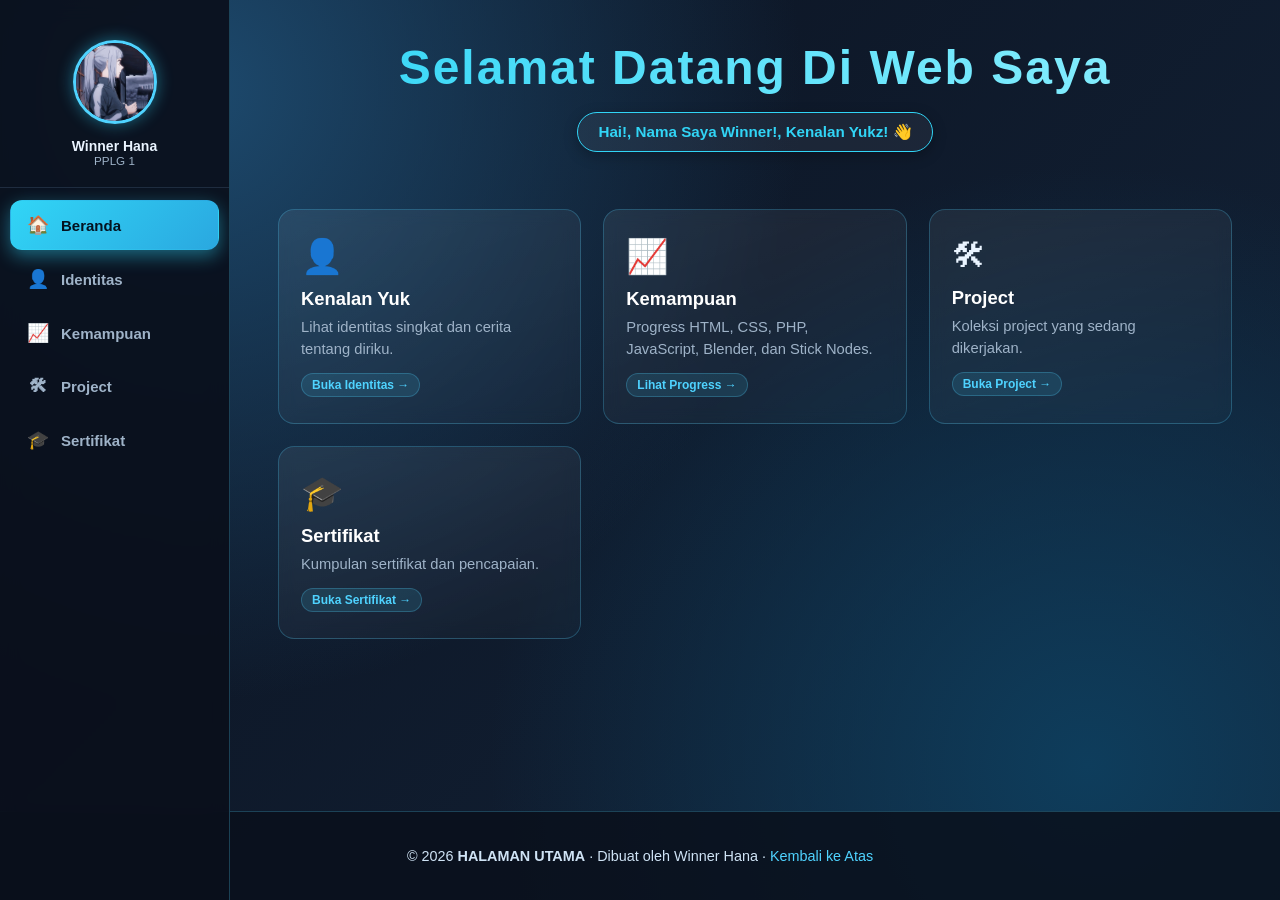
<file: index.html>
<!DOCTYPE html>
<html lang="id">
<head>
    <meta charset="UTF-8">
    <meta name="viewport" content="width=device-width, initial-scale=1.0">
    <title>Beranda - Winner</title>
    <link rel="stylesheet" href="style.css">
</head>
<body>

<button id="menuToggle" aria-label="Buka menu">&#9776;</button>
<div id="backdrop" class="nav-backdrop"></div>

<nav>
    <div class="profile">
        <img src="miwapfp.jpg" alt="miwapfp" class="profile-pic">
        <div class="profile-name">Winner Hana<br><small>PPLG 1</small></div>
    </div>
    <div class="nav-links">
        <a href="index.html" class="active"><span class="ico">&#127968;</span> Beranda</a>
        <a href="biodata.html"><span class="ico">&#128100;</span> Identitas</a>
        <a href="kemampuan.html"><span class="ico">&#128200;</span> Kemampuan</a>
        <a href="project.html"><span class="ico">&#128736;</span> Project</a>
        <a href="sertifikat.html"><span class="ico">&#127891;</span> Sertifikat</a>
    </div>
</nav>

<div class="content">
    <div class="wrapper">
        <div class="header-title">
            <h1>Selamat Datang Di Web Saya</h1>
            <p class="header2">
                <a href="biodata.html">Hai!, Nama Saya Winner!, Kenalan Yukz! &#128075;</a>
            </p>
        </div>

        <div class="section" style="padding-top:0;">
            <div class="card-grid">
                <div class="card">
                    <div class="card-ico">&#128100;</div>
                    <h3>Kenalan Yuk</h3>
                    <p>Lihat identitas singkat dan cerita tentang diriku.</p>
                    <a class="badge" href="biodata.html" style="text-decoration:none;">Buka Identitas &#8594;</a>
                </div>
                <div class="card">
                    <div class="card-ico">&#128200;</div>
                    <h3>Kemampuan</h3>
                    <p>Progress HTML, CSS, PHP, JavaScript, Blender, dan Stick Nodes.</p>
                    <a class="badge" href="kemampuan.html" style="text-decoration:none;">Lihat Progress &#8594;</a>
                </div>
                <div class="card">
                    <div class="card-ico">&#128736;</div>
                    <h3>Project</h3>
                    <p>Koleksi project yang sedang dikerjakan.</p>
                    <a class="badge" href="project.html" style="text-decoration:none;">Buka Project &#8594;</a>
                </div>
                <div class="card">
                    <div class="card-ico">&#127891;</div>
                    <h3>Sertifikat</h3>
                    <p>Kumpulan sertifikat dan pencapaian.</p>
                    <a class="badge" href="sertifikat.html" style="text-decoration:none;">Buka Sertifikat &#8594;</a>
                </div>
            </div>
        </div>
    </div>
</div>

<footer class="footer">
    <br />
    &copy; 2026 <strong>HALAMAN UTAMA</strong> &middot;
    Dibuat oleh Winner Hana &middot;
    <a href="#">Kembali ke Atas</a>
    <br />
    <br />
</footer>

<script>
    const toggle = document.getElementById('menuToggle');
    const sidebar = document.querySelector('nav');
    const backdrop = document.getElementById('backdrop');
    toggle.addEventListener('click', () => {
        const open = sidebar.classList.toggle('open');
        backdrop.classList.toggle('show', open);
    });
    backdrop.addEventListener('click', () => {
        sidebar.classList.remove('open');
        backdrop.classList.remove('show');
    });

    document.querySelectorAll('.card').forEach(card => {
        card.addEventListener('mousemove', e => {
            const r = card.getBoundingClientRect();
            card.style.setProperty('--mx', `${e.clientX - r.left}px`);
            card.style.setProperty('--my', `${e.clientY - r.top}px`);
        });
    });
</script>

</body>
</html>
</file>
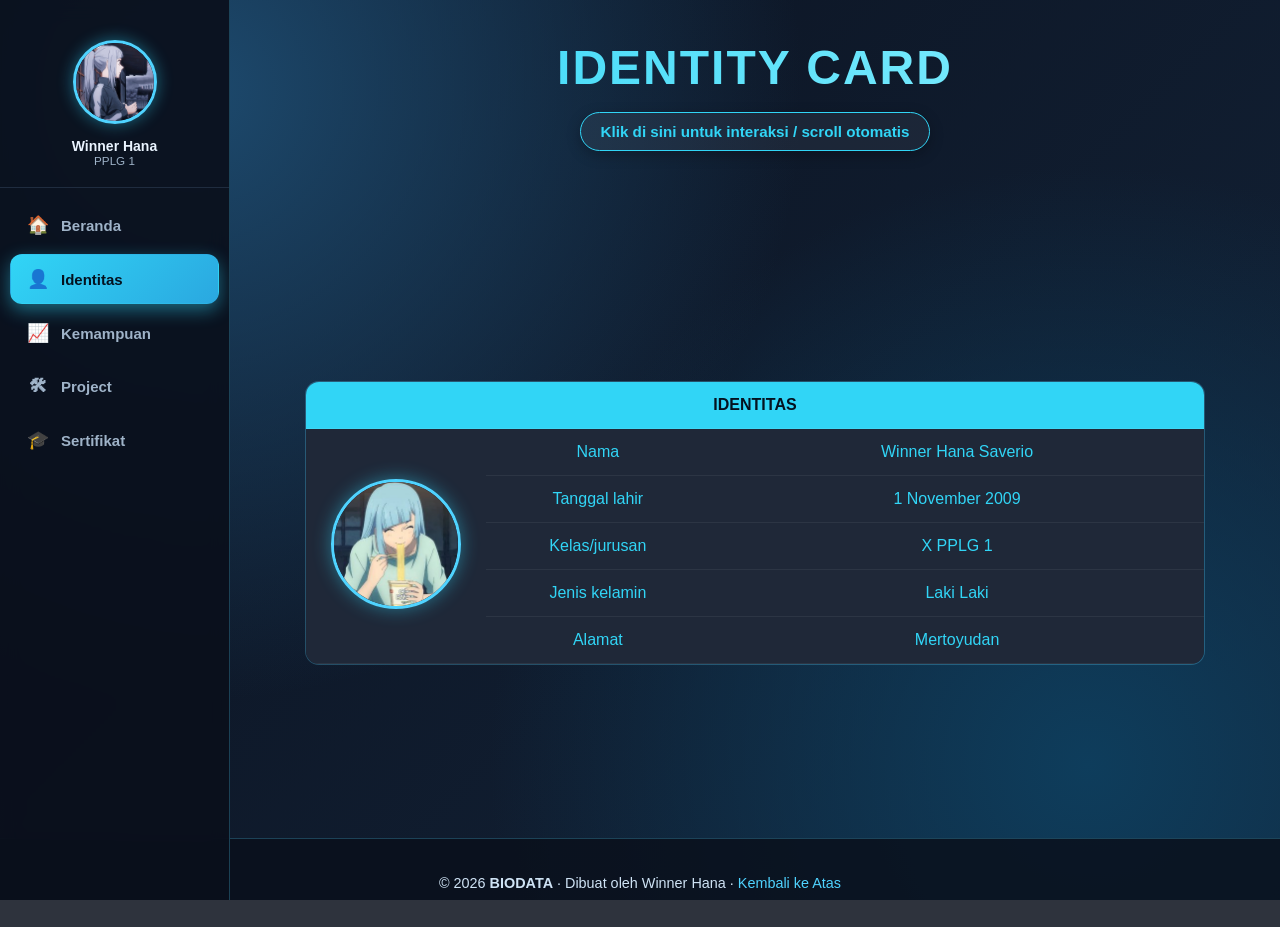
<file: biodata.html>
<!DOCTYPE html>
<html lang="id">
<head>
    <meta charset="UTF-8">
    <meta name="viewport" content="width=device-width, initial-scale=1.0">
    <title>Biodata - Winner</title>
    <link rel="stylesheet" href="style.css">
</head>
<body>

<button id="menuToggle" aria-label="Buka menu">&#9776;</button>
<div id="backdrop" class="nav-backdrop"></div>

<nav>
    <div class="profile">
        <img src="miwapfp.jpg" alt="miwapfp" class="profile-pic">
        <div class="profile-name">Winner Hana<br><small>PPLG 1</small></div>
    </div>
    <div class="nav-links">
        <a href="index.html"><span class="ico">&#127968;</span> Beranda</a>
        <a href="biodata.html" class="active"><span class="ico">&#128100;</span> Identitas</a>
        <a href="kemampuan.html"><span class="ico">&#128200;</span> Kemampuan</a>
        <a href="project.html"><span class="ico">&#128736;</span> Project</a>
        <a href="sertifikat.html"><span class="ico">&#127891;</span> Sertifikat</a>
    </div>
</nav>

<div class="content">
    <div class="header-title">
        <h1>IDENTITY CARD</h1>
        <p class="p1-biodata">
            <a href="#tabel-identitas">Klik di sini untuk interaksi / scroll otomatis</a>
        </p>
    </div>

    <div class="table">
        <table id="tabel-identitas">
            <tr>
                <td style="background-color: rgb(49, 213, 246); color:#04121f; font-weight:800;" colspan="3">IDENTITAS</td>
            </tr>
            <tr style="background-color: rgb(31, 40, 56); color: rgb(49, 213, 246);">
                <td class="no-hover" rowspan="5" style="width: 20%;"><img class="pfp-table" src="pfp.jpeg" alt="Profile Picture"></td>
                <td style="width: 25%;">Nama</td>
                <td class="clickable" style="width: 55%;" data-title="Nama" data-info="Hai, Nama saya Winner Hana Saverio!, kamu bisa memanggilku Winner!, Salken ya">Winner Hana Saverio</td>
            </tr>
            <tr style="background-color: rgb(31, 40, 56); color: rgb(49, 213, 246);">
                <td>Tanggal lahir</td>
                <td class="clickable" data-title="Tanggal Lahir" data-info="Saya Lahir pada 1 November 2009, di bulan yang identik dengan awal musim hujan.">1 November 2009</td>
            </tr>
            <tr style="background-color: rgb(31, 40, 56); color: rgb(49, 213, 246);">
                <td>Kelas/jurusan</td>
                <td class="clickable" data-title="Kelas / Jurusan" data-info="Saat ini menempuh pendidikan di kelas X PPLG 1, jurusan Pengembangan Perangkat Lunak dan Gim.">X PPLG 1</td>
            </tr>
            <tr style="background-color: rgb(31, 40, 56); color: rgb(49, 213, 246);">
                <td>Jenis kelamin</td>
                <td class="clickable" data-title="Jenis Kelamin" data-info="Lelaki Tamfan.">Laki Laki</td>
            </tr>
            <tr style="background-color: rgb(31, 40, 56); color: rgb(49, 213, 246);">
                <td>Alamat</td>
                <td class="clickable" data-title="Alamat" data-info="Bertempat tinggal di Perumahan Bumi Prayudan, daerah Mertoyudan, Magelang.">Mertoyudan</td>
            </tr>
        </table>
    </div>

    <!-- POPUP MODAL -->
    <div id="popupOverlay" class="popup-overlay">
        <div class="popup-box">
            <span id="popupClose" class="popup-close">&times;</span>
            <h3 id="popupTitle"></h3>
            <p id="popupText"></p>
        </div>
    </div>
</div>

<footer class="footer">
    <br />
    &copy; 2026 <strong>BIODATA</strong> &middot;
    Dibuat oleh Winner Hana &middot;
    <a href="#">Kembali ke Atas</a>
    <br /><br />
</footer>

<script>
    // Nav mobile
    const toggle = document.getElementById('menuToggle');
    const sidebar = document.querySelector('nav');
    const backdrop = document.getElementById('backdrop');
    toggle.addEventListener('click', () => {
        const open = sidebar.classList.toggle('open');
        backdrop.classList.toggle('show', open);
    });
    backdrop.addEventListener('click', () => {
        sidebar.classList.remove('open');
        backdrop.classList.remove('show');
    });

    // Popup modal (klik sel identitas)
    const clickableCells = document.querySelectorAll('.clickable');
    const overlay = document.getElementById('popupOverlay');
    const popupTitle = document.getElementById('popupTitle');
    const popupText = document.getElementById('popupText');
    const closeBtn = document.getElementById('popupClose');

    clickableCells.forEach(cell => {
        cell.addEventListener('click', () => {
            popupTitle.textContent = cell.getAttribute('data-title');
            popupText.textContent = cell.getAttribute('data-info');
            overlay.classList.add('active');
        });
    });

    function closePopup() { overlay.classList.remove('active'); }
    closeBtn.addEventListener('click', closePopup);
    overlay.addEventListener('click', (e) => {
        if (e.target === overlay) closePopup();
    });
</script>

</body>
</html>
</file>
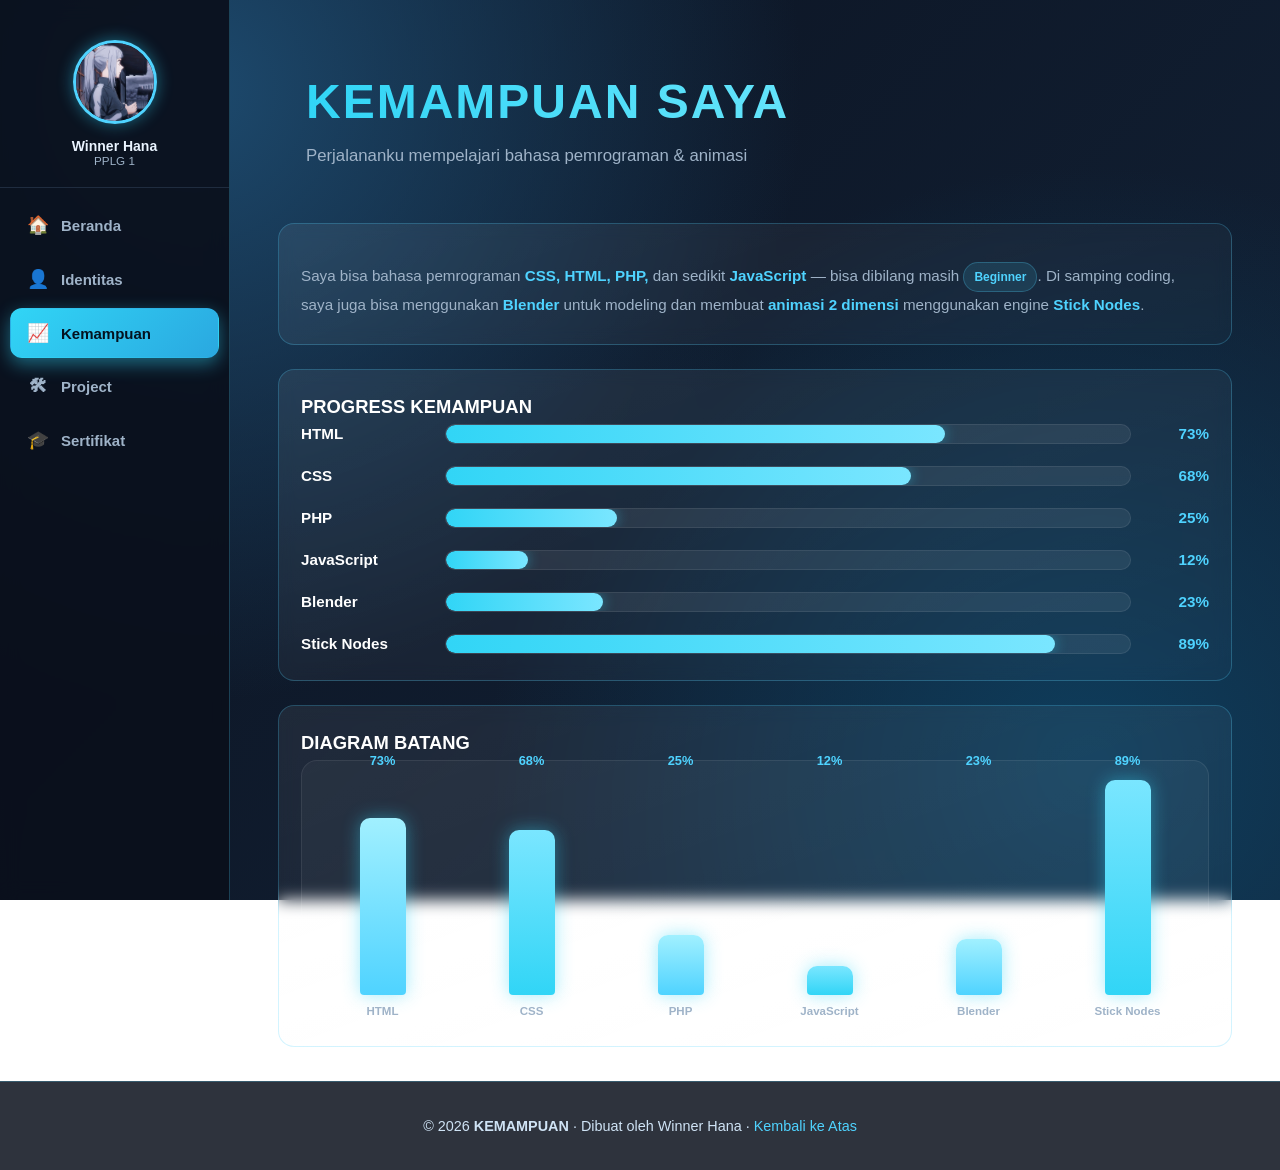
<file: kemampuan.html>
<!DOCTYPE html>
<html lang="id">
<head>
    <meta charset="UTF-8">
    <meta name="viewport" content="width=device-width, initial-scale=1.0">
    <title>Kemampuan - Winner</title>
    <link rel="stylesheet" href="style.css">
</head>
<body>

<button id="menuToggle" aria-label="Buka menu">&#9776;</button>
<div id="backdrop" class="nav-backdrop"></div>

<nav>
    <div class="profile">
        <img src="miwapfp.jpg" alt="miwapfp" class="profile-pic">
        <div class="profile-name">Winner Hana<br><small>PPLG 1</small></div>
    </div>
    <div class="nav-links">
        <a href="index.html"><span class="ico">&#127968;</span> Beranda</a>
        <a href="biodata.html"><span class="ico">&#128100;</span> Identitas</a>
        <a href="kemampuan.html" class="active"><span class="ico">&#128200;</span> Kemampuan</a>
        <a href="project.html"><span class="ico">&#128736;</span> Project</a>
        <a href="sertifikat.html"><span class="ico">&#127891;</span> Sertifikat</a>
    </div>
</nav>

<div class="content">
    <section class="section">
        <div class="header-title" style="text-align:left;">
            <h1>KEMAMPUAN SAYA</h1>
            <p>Perjalananku mempelajari bahasa pemrograman &amp; animasi</p>
        </div>

        <!-- Profile kemampuan -->
        <div class="card" style="margin-bottom:24px;">
            <p style="color:var(--muted); font-size:0.95rem; line-height:1.7;">
                Saya bisa bahasa pemrograman <strong style="color:var(--cyan);">CSS, HTML, PHP,</strong> dan
                sedikit <strong style="color:var(--cyan);">JavaScript</strong> — bisa dibilang masih
                <span class="badge">Beginner</span>. Di samping coding, saya juga bisa menggunakan
                <strong style="color:var(--cyan);">Blender</strong> untuk modeling dan membuat
                <strong style="color:var(--cyan);">animasi 2 dimensi</strong> menggunakan engine
                <strong style="color:var(--cyan);">Stick Nodes</strong>.
            </p>
        </div>

        <!-- Progress bar -->
        <div class="card skill-card">
            <h3 style="margin-top:0;">PROGRESS KEMAMPUAN</h3>
            <div class="skill-list">

                <div class="skill-row">
                    <span class="skill-name">HTML</span>
                    <div class="skill-track"><div class="skill-fill" style="--w:73%;"></div></div>
                    <span class="skill-pct">73%</span>
                </div>

                <div class="skill-row">
                    <span class="skill-name">CSS</span>
                    <div class="skill-track"><div class="skill-fill" style="--w:68%;"></div></div>
                    <span class="skill-pct">68%</span>
                </div>

                <div class="skill-row">
                    <span class="skill-name">PHP</span>
                    <div class="skill-track"><div class="skill-fill" style="--w:25%;"></div></div>
                    <span class="skill-pct">25%</span>
                </div>

                <div class="skill-row">
                    <span class="skill-name">JavaScript</span>
                    <div class="skill-track"><div class="skill-fill" style="--w:12%;"></div></div>
                    <span class="skill-pct">12%</span>
                </div>

                <div class="skill-row">
                    <span class="skill-name">Blender</span>
                    <div class="skill-track"><div class="skill-fill" style="--w:23%;"></div></div>
                    <span class="skill-pct">23%</span>
                </div>

                <div class="skill-row">
                    <span class="skill-name">Stick Nodes</span>
                    <div class="skill-track"><div class="skill-fill" style="--w:89%;"></div></div>
                    <span class="skill-pct">89%</span>
                </div>

            </div>
        </div>

        <!-- Diagram batang -->
        <div class="card" style="margin-top:24px;">
            <h3 style="margin-top:0;">DIAGRAM BATANG</h3>
            <div class="chart">
                <div class="bar-wrap">
                    <span class="bar-value">73%</span>
                    <div class="bar" style="height:73%;"></div>
                    <span class="bar-label">HTML</span>
                </div>
                <div class="bar-wrap">
                    <span class="bar-value">68%</span>
                    <div class="bar" style="height:68%;"></div>
                    <span class="bar-label">CSS</span>
                </div>
                <div class="bar-wrap">
                    <span class="bar-value">25%</span>
                    <div class="bar" style="height:25%;"></div>
                    <span class="bar-label">PHP</span>
                </div>
                <div class="bar-wrap">
                    <span class="bar-value">12%</span>
                    <div class="bar" style="height:12%;"></div>
                    <span class="bar-label">JavaScript</span>
                </div>
                <div class="bar-wrap">
                    <span class="bar-value">23%</span>
                    <div class="bar" style="height:23%;"></div>
                    <span class="bar-label">Blender</span>
                </div>
                <div class="bar-wrap">
                    <span class="bar-value">89%</span>
                    <div class="bar" style="height:89%;"></div>
                    <span class="bar-label">Stick Nodes</span>
                </div>
            </div>
        </div>

    </section>
</div>

<footer class="footer">
    <br />
    &copy; 2026 <strong>KEMAMPUAN</strong> &middot;
    Dibuat oleh Winner Hana &middot;
    <a href="#">Kembali ke Atas</a>
    <br /><br />
</footer>

<script>
    // Hamburger / sidebar mobile
    const toggle = document.getElementById('menuToggle');
    const sidebar = document.querySelector('nav');
    const backdrop = document.getElementById('backdrop');
    toggle.addEventListener('click', () => {
        const open = sidebar.classList.toggle('open');
        backdrop.classList.toggle('show', open);
    });
    backdrop.addEventListener('click', () => {
        sidebar.classList.remove('open');
        backdrop.classList.remove('show');
    });

    // Animate skill-fill to width = --w
    document.querySelectorAll('.skill-fill').forEach(el => {
        const target = el.style.getPropertyValue('--w');
        el.style.setProperty('--fillw', target);
        el.style.width = target;
    });
</script>

</body>
</html>
</file>
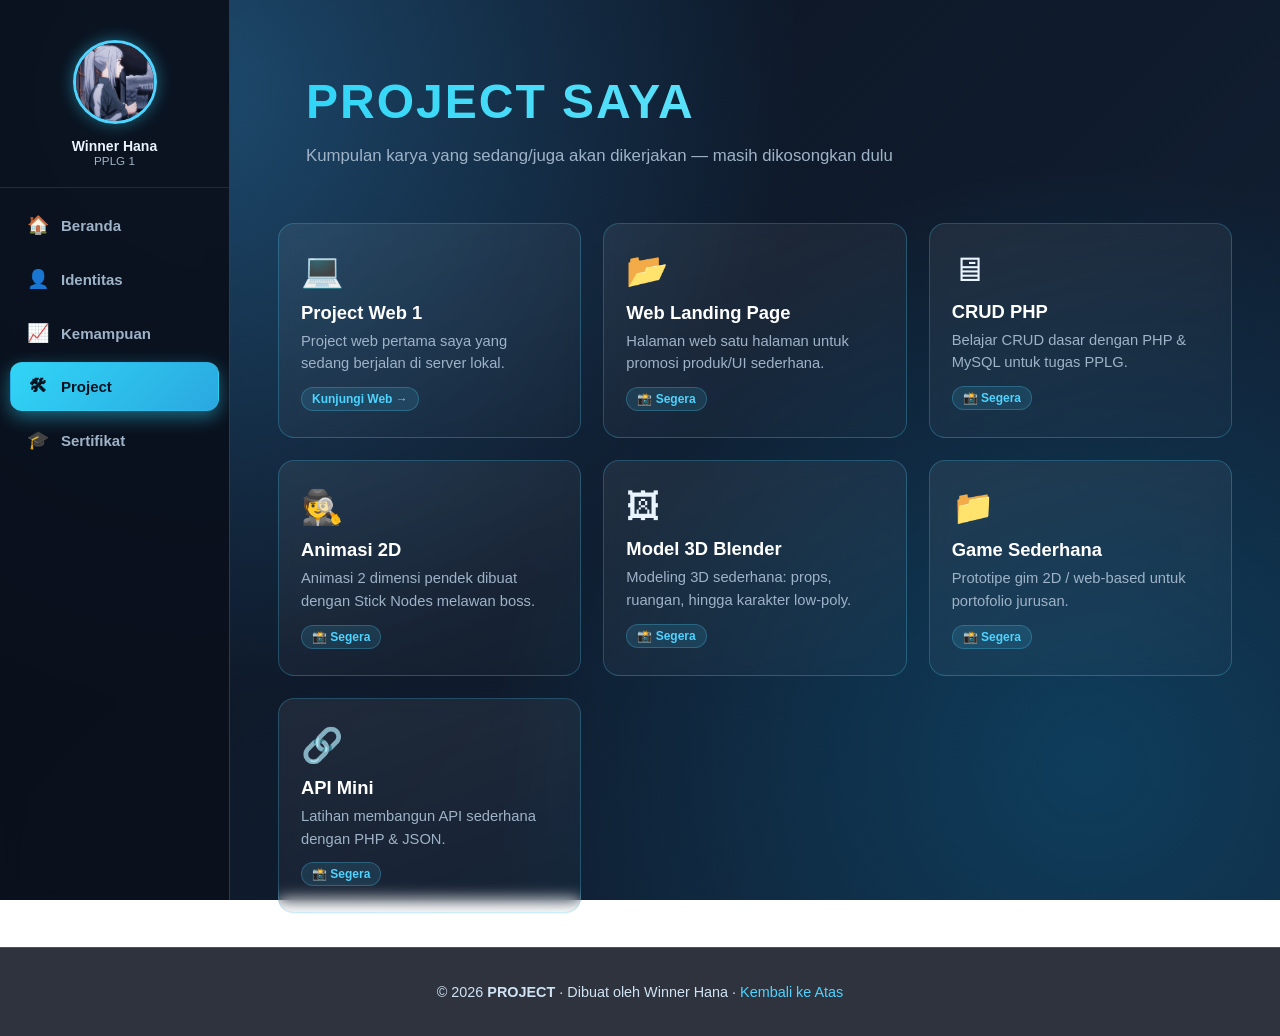
<file: project.html>
<!DOCTYPE html>
<html lang="id">
<head>
    <meta charset="UTF-8">
    <meta name="viewport" content="width=device-width, initial-scale=1.0">
    <title>Project - Winner</title>
    <link rel="stylesheet" href="style.css">
</head>
<body>

<button id="menuToggle" aria-label="Buka menu">&#9776;</button>
<div id="backdrop" class="nav-backdrop"></div>

<nav>
    <div class="profile">
        <img src="miwapfp.jpg" alt="miwapfp" class="profile-pic">
        <div class="profile-name">Winner Hana<br><small>PPLG 1</small></div>
    </div>
    <div class="nav-links">
        <a href="index.html"><span class="ico">&#127968;</span> Beranda</a>
        <a href="biodata.html"><span class="ico">&#128100;</span> Identitas</a>
        <a href="kemampuan.html"><span class="ico">&#128200;</span> Kemampuan</a>
        <a href="project.html" class="active"><span class="ico">&#128736;</span> Project</a>
        <a href="sertifikat.html"><span class="ico">&#127891;</span> Sertifikat</a>
    </div>
</nav>

<div class="content">
    <section class="section">
        <div class="header-title" style="text-align:left;">
            <h1>PROJECT SAYA</h1>
            <p>Kumpulan karya yang sedang/juga akan dikerjakan — masih dikosongkan dulu</p>
        </div>

        <div class="card-grid">

            <!-- Project Eksternal -->
            <div class="card">
                <div class="card-ico">&#128187;</div>
                <h3>Project Web 1</h3>
                <p>Project web pertama saya yang sedang berjalan di server lokal.</p>
                <a href="http://localhost:5174/" target="_blank" class="badge" style="text-decoration:none; cursor:pointer;">Kunjungi Web &#8594;</a>
            </div>

            <!-- Menu grid / UI placeholder -->
            <div class="card">
                <div class="card-ico">&#128194;</div>
                <h3>Web Landing Page</h3>
                <p>Halaman web satu halaman untuk promosi produk/UI sederhana.</p>
                <span class="badge">&#128248; Segera</span>
            </div>

            <div class="card">
                <div class="card-ico">&#128421;</div>
                <h3>CRUD PHP</h3>
                <p>Belajar CRUD dasar dengan PHP &amp; MySQL untuk tugas PPLG.</p>
                <span class="badge">&#128248; Segera</span>
            </div>

            <div class="card">
                <div class="card-ico">&#128373;</div>
                <h3>Animasi 2D</h3>
                <p>Animasi 2 dimensi pendek dibuat dengan Stick Nodes melawan boss.</p>
                <span class="badge">&#128248; Segera</span>
            </div>

            <div class="card">
                <div class="card-ico">&#128444;</div>
                <h3>Model 3D Blender</h3>
                <p>Modeling 3D sederhana: props, ruangan, hingga karakter low-poly.</p>
                <span class="badge">&#128248; Segera</span>
            </div>

            <div class="card">
                <div class="card-ico">&#128193;</div>
                <h3>Game Sederhana</h3>
                <p>Prototipe gim 2D / web-based untuk portofolio jurusan.</p>
                <span class="badge">&#128248; Segera</span>
            </div>

            <div class="card">
                <div class="card-ico">&#128279;</div>
                <h3>API Mini</h3>
                <p>Latihan membangun API sederhana dengan PHP &amp; JSON.</p>
                <span class="badge">&#128248; Segera</span>
            </div>

        </div>
    </section>
</div>

<footer class="footer">
    <br />
    &copy; 2026 <strong>PROJECT</strong> &middot;
    Dibuat oleh Winner Hana &middot;
    <a href="#">Kembali ke Atas</a>
    <br /><br />
</footer>

<script>
    const toggle = document.getElementById('menuToggle');
    const sidebar = document.querySelector('nav');
    const backdrop = document.getElementById('backdrop');
    toggle.addEventListener('click', () => {
        const open = sidebar.classList.toggle('open');
        backdrop.classList.toggle('show', open);
    });
    backdrop.addEventListener('click', () => {
        sidebar.classList.remove('open');
        backdrop.classList.remove('show');
    });

    // Spotlight effect mengikuti kursor pada kartu
    document.querySelectorAll('.card').forEach(card => {
        card.addEventListener('mousemove', e => {
            const r = card.getBoundingClientRect();
            card.style.setProperty('--mx', `${e.clientX - r.left}px`);
            card.style.setProperty('--my', `${e.clientY - r.top}px`);
        });
    });
</script>

</body>
</html>
</file>
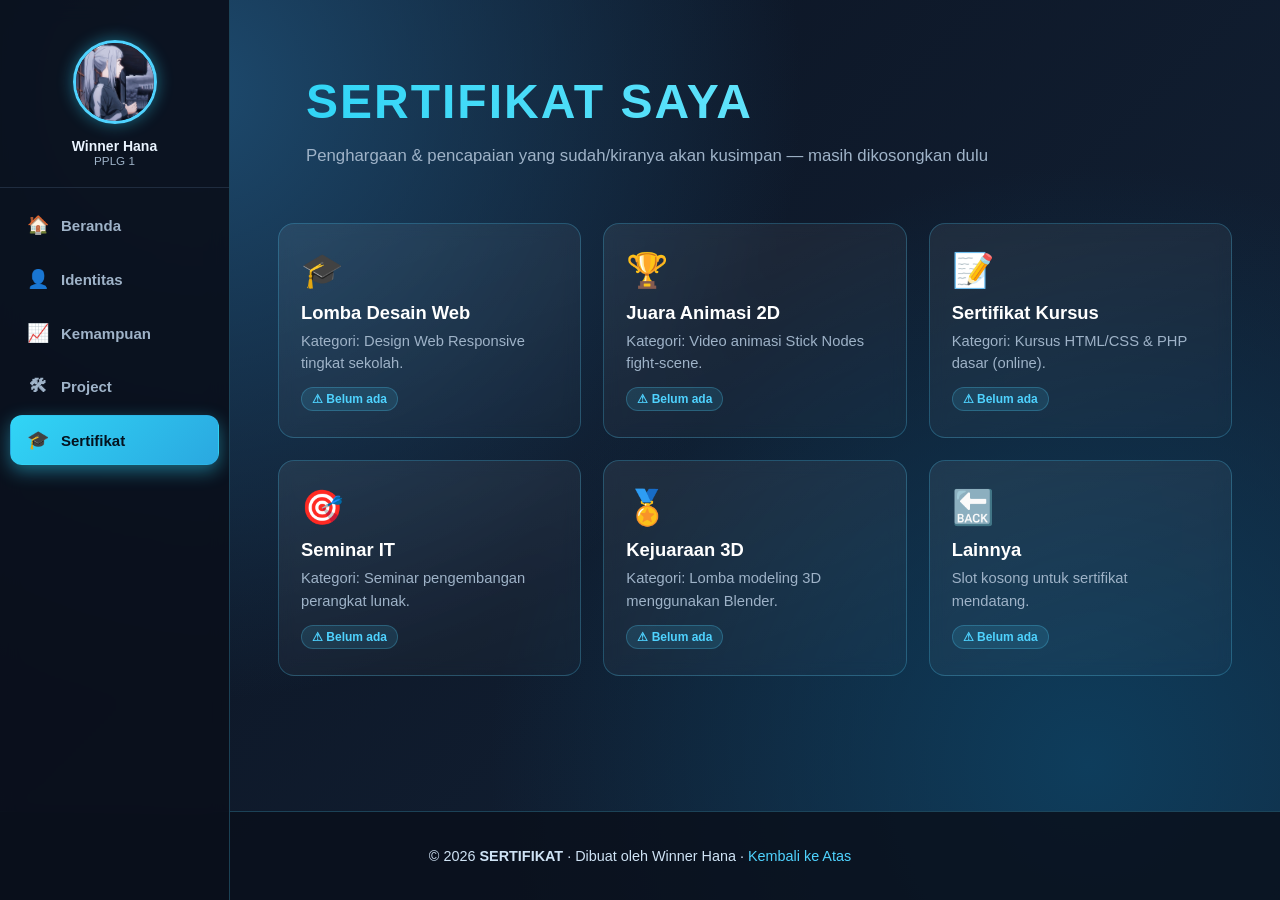
<file: sertifikat.html>
<!DOCTYPE html>
<html lang="id">
<head>
    <meta charset="UTF-8">
    <meta name="viewport" content="width=device-width, initial-scale=1.0">
    <title>Sertifikat - Winner</title>
    <link rel="stylesheet" href="style.css">
</head>
<body>

<button id="menuToggle" aria-label="Buka menu">&#9776;</button>
<div id="backdrop" class="nav-backdrop"></div>

<nav>
    <div class="profile">
        <img src="miwapfp.jpg" alt="miwapfp" class="profile-pic">
        <div class="profile-name">Winner Hana<br><small>PPLG 1</small></div>
    </div>
    <div class="nav-links">
        <a href="index.html"><span class="ico">&#127968;</span> Beranda</a>
        <a href="biodata.html"><span class="ico">&#128100;</span> Identitas</a>
        <a href="kemampuan.html"><span class="ico">&#128200;</span> Kemampuan</a>
        <a href="project.html"><span class="ico">&#128736;</span> Project</a>
        <a href="sertifikat.html" class="active"><span class="ico">&#127891;</span> Sertifikat</a>
    </div>
</nav>

<div class="content">
    <section class="section">
        <div class="header-title" style="text-align:left;">
            <h1>SERTIFIKAT SAYA</h1>
            <p>Penghargaan &amp; pencapaian yang sudah/kiranya akan kusimpan — masih dikosongkan dulu</p>
        </div>

        <div class="card-grid">

            <!-- Menu grid / UI placeholder -->
            <div class="card">
                <div class="card-ico">&#127891;</div>
                <h3>Lomba Desain Web</h3>
                <p>Kategori: Design Web Responsive tingkat sekolah.</p>
                <span class="badge">&#9888; Belum ada</span>
            </div>

            <div class="card">
                <div class="card-ico">&#127942;</div>
                <h3>Juara Animasi 2D</h3>
                <p>Kategori: Video animasi Stick Nodes fight-scene.</p>
                <span class="badge">&#9888; Belum ada</span>
            </div>

            <div class="card">
                <div class="card-ico">&#128221;</div>
                <h3>Sertifikat Kursus</h3>
                <p>Kategori: Kursus HTML/CSS &amp; PHP dasar (online).</p>
                <span class="badge">&#9888; Belum ada</span>
            </div>

            <div class="card">
                <div class="card-ico">&#127919;</div>
                <h3>Seminar IT</h3>
                <p>Kategori: Seminar pengembangan perangkat lunak.</p>
                <span class="badge">&#9888; Belum ada</span>
            </div>

            <div class="card">
                <div class="card-ico">&#127941;</div>
                <h3>Kejuaraan 3D</h3>
                <p>Kategori: Lomba modeling 3D menggunakan Blender.</p>
                <span class="badge">&#9888; Belum ada</span>
            </div>

            <div class="card">
                <div class="card-ico">&#128281;</div>
                <h3>Lainnya</h3>
                <p>Slot kosong untuk sertifikat mendatang.</p>
                <span class="badge">&#9888; Belum ada</span>
            </div>

        </div>
    </section>
</div>

<footer class="footer">
    <br />
    &copy; 2026 <strong>SERTIFIKAT</strong> &middot;
    Dibuat oleh Winner Hana &middot;
    <a href="#">Kembali ke Atas</a>
    <br /><br />
</footer>

<script>
    const toggle = document.getElementById('menuToggle');
    const sidebar = document.querySelector('nav');
    const backdrop = document.getElementById('backdrop');
    toggle.addEventListener('click', () => {
        const open = sidebar.classList.toggle('open');
        backdrop.classList.toggle('show', open);
    });
    backdrop.addEventListener('click', () => {
        sidebar.classList.remove('open');
        backdrop.classList.remove('show');
    });

    document.querySelectorAll('.card').forEach(card => {
        card.addEventListener('mousemove', e => {
            const r = card.getBoundingClientRect();
            card.style.setProperty('--mx', `${e.clientX - r.left}px`);
            card.style.setProperty('--my', `${e.clientY - r.top}px`);
        });
    });
</script>

</body>
</html>
</file>
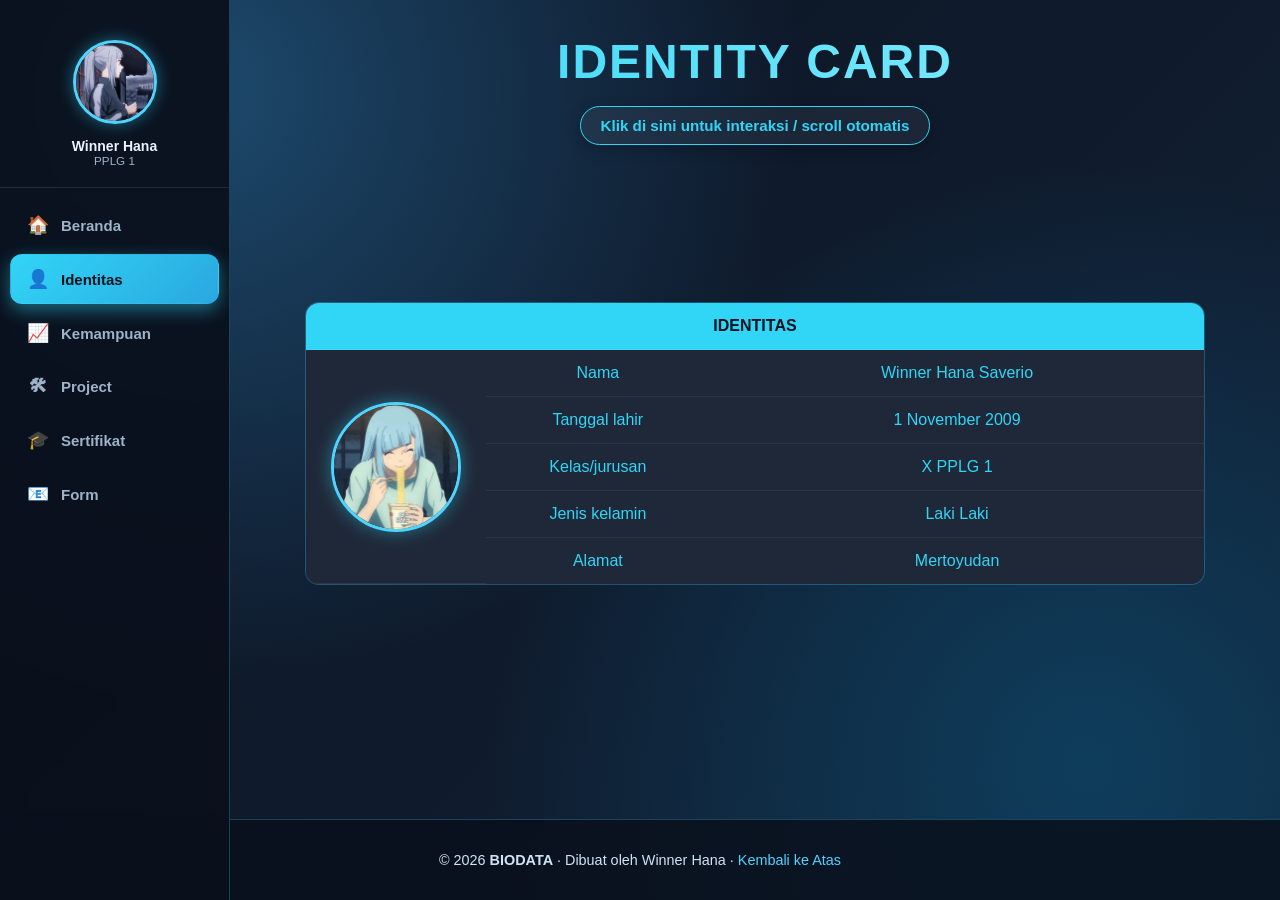
<file: pages/biodata.html>
<!DOCTYPE html>
<html lang="id">
<head>
    <meta charset="UTF-8">
    <meta name="viewport" content="width=device-width, initial-scale=1.0">
    <title>Biodata - Winner</title>
    <link rel="stylesheet" href="../assets/css/style.css">
</head>
<body>

<button id="menuToggle" aria-label="Buka menu">&#9776;</button>
<div id="backdrop" class="nav-backdrop"></div>

<nav>
    <div class="profile">
        <img src="../assets/images/miwapfp.jpg" alt="miwapfp" class="profile-pic">
        <div class="profile-name">Winner Hana<br><small>PPLG 1</small></div>
    </div>
    <div class="nav-links">
        <a href="../index.html"><span class="ico">&#127968;</span> Beranda</a>
        <a href="biodata.html" class="active"><span class="ico">&#128100;</span> Identitas</a>
        <a href="kemampuan.html"><span class="ico">&#128200;</span> Kemampuan</a>
        <a href="project.html"><span class="ico">&#128736;</span> Project</a>
        <a href="sertifikat.html"><span class="ico">&#127891;</span> Sertifikat</a>
        <a href="form.html"><span class="ico">&#128231;</span> Form</a>
    </div>
</nav>

<div class="content">
    <div class="header-title">
        <h1>IDENTITY CARD</h1>
        <p class="p1-biodata">
            <a href="#tabel-identitas">Klik di sini untuk interaksi / scroll otomatis</a>
        </p>
    </div>

    <div class="table">
        <table id="tabel-identitas">
            <tr>
                <td style="background-color: rgb(49, 213, 246); color:#04121f; font-weight:800;" colspan="3">IDENTITAS</td>
            </tr>
            <tr style="background-color: rgb(31, 40, 56); color: rgb(49, 213, 246);">
                <td class="no-hover" rowspan="5" style="width: 20%;"><img class="pfp-table" src="../assets/images/pfp.jpeg" alt="Profile Picture"></td>
                <td style="width: 25%;">Nama</td>
                <td class="clickable" style="width: 55%;" data-title="Nama" data-info="Hai, Nama saya Winner Hana Saverio!, kamu bisa memanggilku Winner!, Salken ya">Winner Hana Saverio</td>
            </tr>
            <tr style="background-color: rgb(31, 40, 56); color: rgb(49, 213, 246);">
                <td>Tanggal lahir</td>
                <td class="clickable" data-title="Tanggal Lahir" data-info="Saya Lahir pada 1 November 2009, di bulan yang identik dengan awal musim hujan.">1 November 2009</td>
            </tr>
            <tr style="background-color: rgb(31, 40, 56); color: rgb(49, 213, 246);">
                <td>Kelas/jurusan</td>
                <td class="clickable" data-title="Kelas / Jurusan" data-info="Saat ini menempuh pendidikan di kelas X PPLG 1, jurusan Pengembangan Perangkat Lunak dan Gim.">X PPLG 1</td>
            </tr>
            <tr style="background-color: rgb(31, 40, 56); color: rgb(49, 213, 246);">
                <td>Jenis kelamin</td>
                <td class="clickable" data-title="Jenis Kelamin" data-info="Lelaki Tamfan.">Laki Laki</td>
            </tr>
            <tr style="background-color: rgb(31, 40, 56); color: rgb(49, 213, 246);">
                <td>Alamat</td>
                <td class="clickable" data-title="Alamat" data-info="Bertempat tinggal di Perumahan Bumi Prayudan, daerah Mertoyudan, Magelang.">Mertoyudan</td>
            </tr>
        </table>
    </div>

    <!-- POPUP MODAL -->
    <div id="popupOverlay" class="popup-overlay">
        <div class="popup-box">
            <span id="popupClose" class="popup-close">&times;</span>
            <h3 id="popupTitle"></h3>
            <p id="popupText"></p>
        </div>
    </div>
</div>

<footer class="footer">
    <br />
    &copy; 2026 <strong>BIODATA</strong> &middot;
    Dibuat oleh Winner Hana &middot;
    <a href="#">Kembali ke Atas</a>
    <br /><br />
</footer>

<script>
    // Nav mobile
    const toggle = document.getElementById('menuToggle');
    const sidebar = document.querySelector('nav');
    const backdrop = document.getElementById('backdrop');
    const closeMenu = () => {
        sidebar.classList.remove('open');
        backdrop.classList.remove('show');
        sidebar.inert = true;
        document.body.style.overflow = '';
    };
    toggle.addEventListener('click', () => {
        const open = sidebar.classList.toggle('open');
        backdrop.classList.toggle('show', open);
        sidebar.inert = !open;
        document.body.style.overflow = open ? 'hidden' : '';
    });
    backdrop.addEventListener('click', closeMenu);
    document.addEventListener('keydown', e => { if (e.key === 'Escape') closeMenu(); });

    // Popup modal (klik sel identitas)
    const clickableCells = document.querySelectorAll('.clickable');
    const overlay = document.getElementById('popupOverlay');
    const popupTitle = document.getElementById('popupTitle');
    const popupText = document.getElementById('popupText');
    const closeBtn = document.getElementById('popupClose');

    clickableCells.forEach(cell => {
        cell.addEventListener('click', () => {
            popupTitle.textContent = cell.getAttribute('data-title');
            popupText.textContent = cell.getAttribute('data-info');
            overlay.classList.add('active');
        });
    });

    function closePopup() { overlay.classList.remove('active'); }
    closeBtn.addEventListener('click', closePopup);
    overlay.addEventListener('click', (e) => {
        if (e.target === overlay) closePopup();
    });
</script>

</body>
</html>
</file>
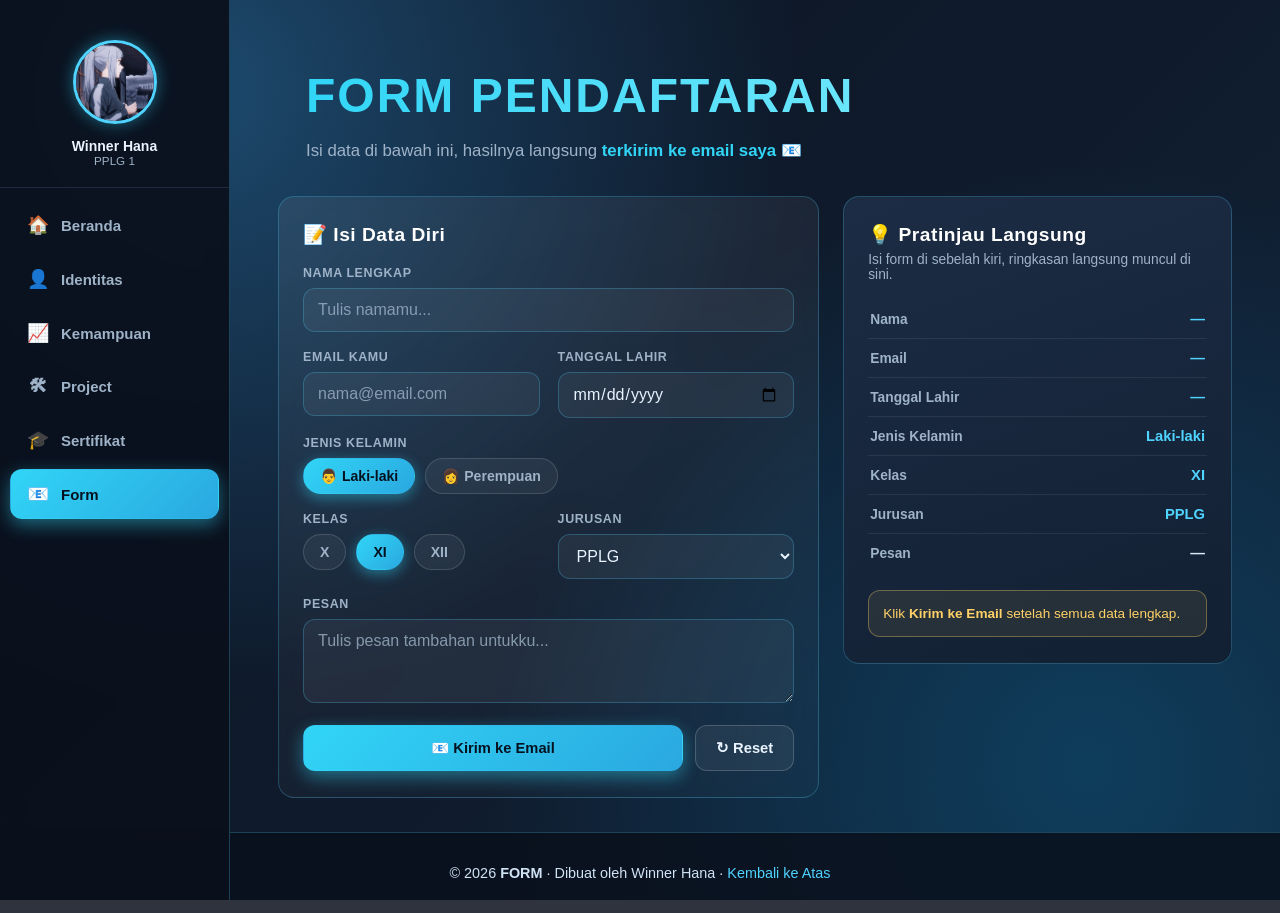
<file: pages/form.html>
<!DOCTYPE html>
<html lang="id">
<head>
    <meta charset="UTF-8">
    <meta name="viewport" content="width=device-width, initial-scale=1.0">
    <title>Form - Winner</title>
    <link rel="stylesheet" href="../assets/css/style.css">
</head>
<body>

<button id="menuToggle" aria-label="Buka menu">&#9776;</button>
<div id="backdrop" class="nav-backdrop"></div>

<nav>
    <div class="profile">
        <img src="../assets/images/miwapfp.jpg" alt="miwapfp" class="profile-pic">
        <div class="profile-name">Winner Hana<br><small>PPLG 1</small></div>
    </div>
    <div class="nav-links">
        <a href="../index.html"><span class="ico">&#127968;</span> Beranda</a>
        <a href="biodata.html"><span class="ico">&#128100;</span> Identitas</a>
        <a href="kemampuan.html"><span class="ico">&#128200;</span> Kemampuan</a>
        <a href="project.html"><span class="ico">&#128736;</span> Project</a>
        <a href="sertifikat.html"><span class="ico">&#127891;</span> Sertifikat</a>
        <a href="form.html" class="active"><span class="ico">&#128231;</span> Form</a>
    </div>
</nav>

<div class="content">
    <section class="section">
        <div class="header-title" style="text-align:left;">
            <h1>FORM PENDAFTARAN</h1>
            <p>Isi data di bawah ini, hasilnya langsung <strong style="color:var(--cyan-soft);">terkirim ke email saya</strong> &#128231;</p>
        </div>

        <div class="form-grid">

            <!-- ==================== FORM ==================== -->
            <form id="contactForm"
                  action="https://formsubmit.co/saveriowinner@gmail.com"
                  method="POST"
                  class="contact-form">

                <!-- konfigurasi FormSubmit -->
                <input type="hidden" name="_subject" value="Pendaftaran Baru dari Website!">
                <input type="hidden" name="_captcha" value="false">
                <input type="hidden" name="_template" value="table">
                <input type="hidden" name="_next" value="form.html?terkirim=1">

                <h3 class="form-title">&#128221; Isi Data Diri</h3>

                <div class="form-field">
                    <label for="nama">Nama Lengkap</label>
                    <input type="text" name="Nama" id="nama" placeholder="Tulis namamu..." required>
                </div>

                <div class="form-row">
                    <div class="form-field">
                        <label for="email">Email Kamu</label>
                        <input type="email" name="Email" id="email" placeholder="nama@email.com" required>
                    </div>
                    <div class="form-field">
                        <label for="tgl">Tanggal Lahir</label>
                        <input type="date" name="Tanggal Lahir" id="tgl">
                    </div>
                </div>

                <div class="form-field">
                    <label>Jenis Kelamin</label>
                    <div class="field-group">
                        <label class="pill">
                            <input type="radio" name="Jenis Kelamin" value="Laki-laki" checked>
                            &#128104; Laki-laki
                        </label>
                        <label class="pill">
                            <input type="radio" name="Jenis Kelamin" value="Perempuan">
                            &#128105; Perempuan
                        </label>
                    </div>
                </div>

                <div class="form-row">
                    <div class="form-field">
                        <label>Kelas</label>
                        <div class="field-group">
                            <label class="pill">
                                <input type="radio" name="Kelas" value="X"> X
                            </label>
                            <label class="pill">
                                <input type="radio" name="Kelas" value="XI" checked> XI
                            </label>
                            <label class="pill">
                                <input type="radio" name="Kelas" value="XII"> XII
                            </label>
                        </div>
                    </div>
                    <div class="form-field">
                        <label for="jurusan">Jurusan</label>
                        <select name="Jurusan" id="jurusan">
                            <option value="PPLG" selected>PPLG</option>
                            <option value="AKL">AKL</option>
                            <option value="PM">PM</option>
                            <option value="MPLB">MPLB</option>
                        </select>
                    </div>
                </div>

                <div class="form-field">
                    <label for="pesan">Pesan</label>
                    <textarea name="Pesan" id="pesan" rows="3" placeholder="Tulis pesan tambahan untukku..."></textarea>
                </div>

                <div class="form-actions">
                    <button type="submit" class="btn btn-primary">&#128231; Kirim ke Email</button>
                    <button type="reset" class="btn btn-ghost">&#8635; Reset</button>
                </div>
            </form>
            <!-- ================ END FORM ================ -->

            <!-- ================ LIVE PREVIEW ================ -->
            <aside class="live-preview">
                <h3 class="form-title">&#128161; Pratinjau Langsung</h3>
                <p class="preview-sub">Isi form di sebelah kiri, ringkasan langsung muncul di sini.</p>

                <dl class="preview-list">
                    <div><dt>Nama</dt><dd data-preview="Nama">—</dd></div>
                    <div><dt>Email</dt><dd data-preview="Email">—</dd></div>
                    <div><dt>Tanggal Lahir</dt><dd data-preview="Tanggal Lahir">—</dd></div>
                    <div><dt>Jenis Kelamin</dt><dd data-preview="Jenis Kelamin">—</dd></div>
                    <div><dt>Kelas</dt><dd data-preview="Kelas">—</dd></div>
                    <div><dt>Jurusan</dt><dd data-preview="Jurusan">—</dd></div>
                    <div><dt>Pesan</dt><dd data-preview="Pesan" class="dd-pesan">—</dd></div>
                </dl>

                <div id="successBox" class="success-box" hidden>
                    &#10004; Terima kasih! Data berhasil terkirim ke email Winner.
                </div>
                <div id="infoBox" class="info-box">
                    Klik <b>Kirim ke Email</b> setelah semua data lengkap.
                </div>
            </aside>
            <!-- ============== END LIVE PREVIEW ============== -->

        </div>
    </section>
</div>

<footer class="footer">
    <br />
    &copy; 2026 <strong>FORM</strong> &middot;
    Dibuat oleh Winner Hana &middot;
    <a href="#">Kembali ke Atas</a>
    <br /><br />
</footer>

<script>
    // Toggle menu (sidebar) di layar kecil
    const toggle = document.getElementById('menuToggle');
    const sidebar = document.querySelector('nav');
    const backdrop = document.getElementById('backdrop');
    const closeMenu = () => {
        sidebar.classList.remove('open');
        backdrop.classList.remove('show');
        sidebar.inert = true;
        document.body.style.overflow = '';
    };
    toggle.addEventListener('click', () => {
        const open = sidebar.classList.toggle('open');
        backdrop.classList.toggle('show', open);
        sidebar.inert = !open;
        document.body.style.overflow = open ? 'hidden' : '';
    });
    backdrop.addEventListener('click', closeMenu);
    document.addEventListener('keydown', e => { if (e.key === 'Escape') closeMenu(); });

    // Live preview: update ringkasan setiap kali input berubah
    const form = document.getElementById('contactForm');
    const previewCells = document.querySelectorAll('[data-preview]');

    function updatePreview() {
        const data = new FormData(form);
        previewCells.forEach(el => {
            const value = (data.get(el.dataset.preview) || '').toString().trim();
            el.textContent = value !== '' ? value : '—';
        });
    }
    form.addEventListener('input', updatePreview);
    form.addEventListener('change', updatePreview);
    form.addEventListener('reset', () => setTimeout(updatePreview, 0));
    updatePreview();

    // Tampilkan pesan sukses jika kembali dari FormSubmit
    const params = new URLSearchParams(location.search);
    if (params.get('terkirim')) {
        document.getElementById('successBox').hidden = false;
        document.getElementById('infoBox').hidden = true;
    }
</script>

</body>
</html>
</file>
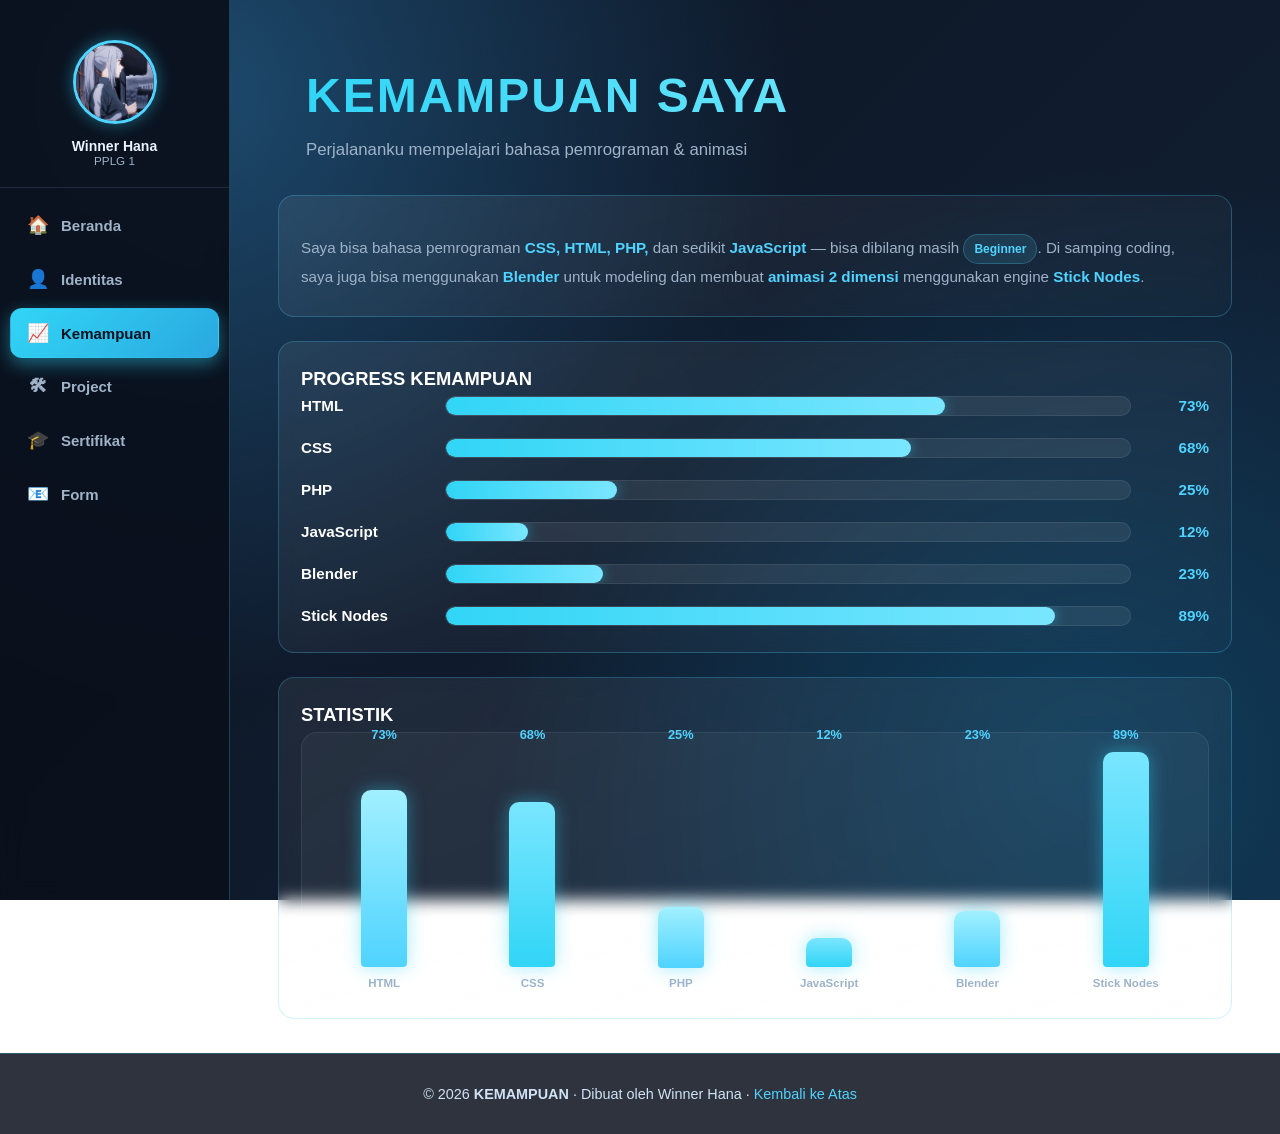
<file: pages/kemampuan.html>
<!DOCTYPE html>
<html lang="id">
<head>
    <meta charset="UTF-8">
    <meta name="viewport" content="width=device-width, initial-scale=1.0">
    <title>Kemampuan - Winner</title>
    <link rel="stylesheet" href="../assets/css/style.css">
</head>
<body>

<button id="menuToggle" aria-label="Buka menu">&#9776;</button>
<div id="backdrop" class="nav-backdrop"></div>

<nav>
    <div class="profile">
        <img src="../assets/images/miwapfp.jpg" alt="miwapfp" class="profile-pic">
        <div class="profile-name">Winner Hana<br><small>PPLG 1</small></div>
    </div>
    <div class="nav-links">
        <a href="../index.html"><span class="ico">&#127968;</span> Beranda</a>
        <a href="biodata.html"><span class="ico">&#128100;</span> Identitas</a>
        <a href="kemampuan.html" class="active"><span class="ico">&#128200;</span> Kemampuan</a>
        <a href="project.html"><span class="ico">&#128736;</span> Project</a>
        <a href="sertifikat.html"><span class="ico">&#127891;</span> Sertifikat</a>
        <a href="form.html"><span class="ico">&#128231;</span> Form</a>
    </div>
</nav>

<div class="content">
    <section class="section">
        <div class="header-title" style="text-align:left;">
            <h1>KEMAMPUAN SAYA</h1>
            <p>Perjalananku mempelajari bahasa pemrograman &amp; animasi</p>
        </div>

        <!-- Profile kemampuan -->
        <div class="card" style="margin-bottom:24px;">
            <p style="color:var(--muted); font-size:0.95rem; line-height:1.7;">
                Saya bisa bahasa pemrograman <strong style="color:var(--cyan);">CSS, HTML, PHP,</strong> dan
                sedikit <strong style="color:var(--cyan);">JavaScript</strong> — bisa dibilang masih
                <span class="badge">Beginner</span>. Di samping coding, saya juga bisa menggunakan
                <strong style="color:var(--cyan);">Blender</strong> untuk modeling dan membuat
                <strong style="color:var(--cyan);">animasi 2 dimensi</strong> menggunakan engine
                <strong style="color:var(--cyan);">Stick Nodes</strong>.
            </p>
        </div>

        <!-- Progress bar -->
        <div class="card skill-card">
            <h3 style="margin-top:0;">PROGRESS KEMAMPUAN</h3>
            <div class="skill-list">

                <div class="skill-row">
                    <span class="skill-name">HTML</span>
                    <div class="skill-track"><div class="skill-fill" style="--w:73%;"></div></div>
                    <span class="skill-pct">73%</span>
                </div>

                <div class="skill-row">
                    <span class="skill-name">CSS</span>
                    <div class="skill-track"><div class="skill-fill" style="--w:68%;"></div></div>
                    <span class="skill-pct">68%</span>
                </div>

                <div class="skill-row">
                    <span class="skill-name">PHP</span>
                    <div class="skill-track"><div class="skill-fill" style="--w:25%;"></div></div>
                    <span class="skill-pct">25%</span>
                </div>

                <div class="skill-row">
                    <span class="skill-name">JavaScript</span>
                    <div class="skill-track"><div class="skill-fill" style="--w:12%;"></div></div>
                    <span class="skill-pct">12%</span>
                </div>

                <div class="skill-row">
                    <span class="skill-name">Blender</span>
                    <div class="skill-track"><div class="skill-fill" style="--w:23%;"></div></div>
                    <span class="skill-pct">23%</span>
                </div>

                <div class="skill-row">
                    <span class="skill-name">Stick Nodes</span>
                    <div class="skill-track"><div class="skill-fill" style="--w:89%;"></div></div>
                    <span class="skill-pct">89%</span>
                </div>

            </div>
        </div>

        <!-- Diagram batang -->
        <div class="card" style="margin-top:24px;">
            <h3 style="margin-top:0;">STATISTIK</h3>
            <div class="chart">
                <div class="bar-wrap">
                    <span class="bar-value">73%</span>
                    <div class="bar" style="height:73%;"></div>
                    <span class="bar-label">HTML</span>
                </div>
                <div class="bar-wrap">
                    <span class="bar-value">68%</span>
                    <div class="bar" style="height:68%;"></div>
                    <span class="bar-label">CSS</span>
                </div>
                <div class="bar-wrap">
                    <span class="bar-value">25%</span>
                    <div class="bar" style="height:25%;"></div>
                    <span class="bar-label">PHP</span>
                </div>
                <div class="bar-wrap">
                    <span class="bar-value">12%</span>
                    <div class="bar" style="height:12%;"></div>
                    <span class="bar-label">JavaScript</span>
                </div>
                <div class="bar-wrap">
                    <span class="bar-value">23%</span>
                    <div class="bar" style="height:23%;"></div>
                    <span class="bar-label">Blender</span>
                </div>
                <div class="bar-wrap">
                    <span class="bar-value">89%</span>
                    <div class="bar" style="height:89%;"></div>
                    <span class="bar-label">Stick Nodes</span>
                </div>
            </div>
        </div>

    </section>
</div>

<footer class="footer">
    <br />
    &copy; 2026 <strong>KEMAMPUAN</strong> &middot;
    Dibuat oleh Winner Hana &middot;
    <a href="#">Kembali ke Atas</a>
    <br /><br />
</footer>

<script>
    // Hamburger / sidebar mobile
    const toggle = document.getElementById('menuToggle');
    const sidebar = document.querySelector('nav');
    const backdrop = document.getElementById('backdrop');
    const closeMenu = () => {
        sidebar.classList.remove('open');
        backdrop.classList.remove('show');
        sidebar.inert = true;
        document.body.style.overflow = '';
    };
    toggle.addEventListener('click', () => {
        const open = sidebar.classList.toggle('open');
        backdrop.classList.toggle('show', open);
        sidebar.inert = !open;
        document.body.style.overflow = open ? 'hidden' : '';
    });
    backdrop.addEventListener('click', closeMenu);
    document.addEventListener('keydown', e => { if (e.key === 'Escape') closeMenu(); });

    // Animate skill-fill to width = --w
    document.querySelectorAll('.skill-fill').forEach(el => {
        const target = el.style.getPropertyValue('--w');
        el.style.setProperty('--fillw', target);
        el.style.width = target;
    });
</script>

</body>
</html>
</file>
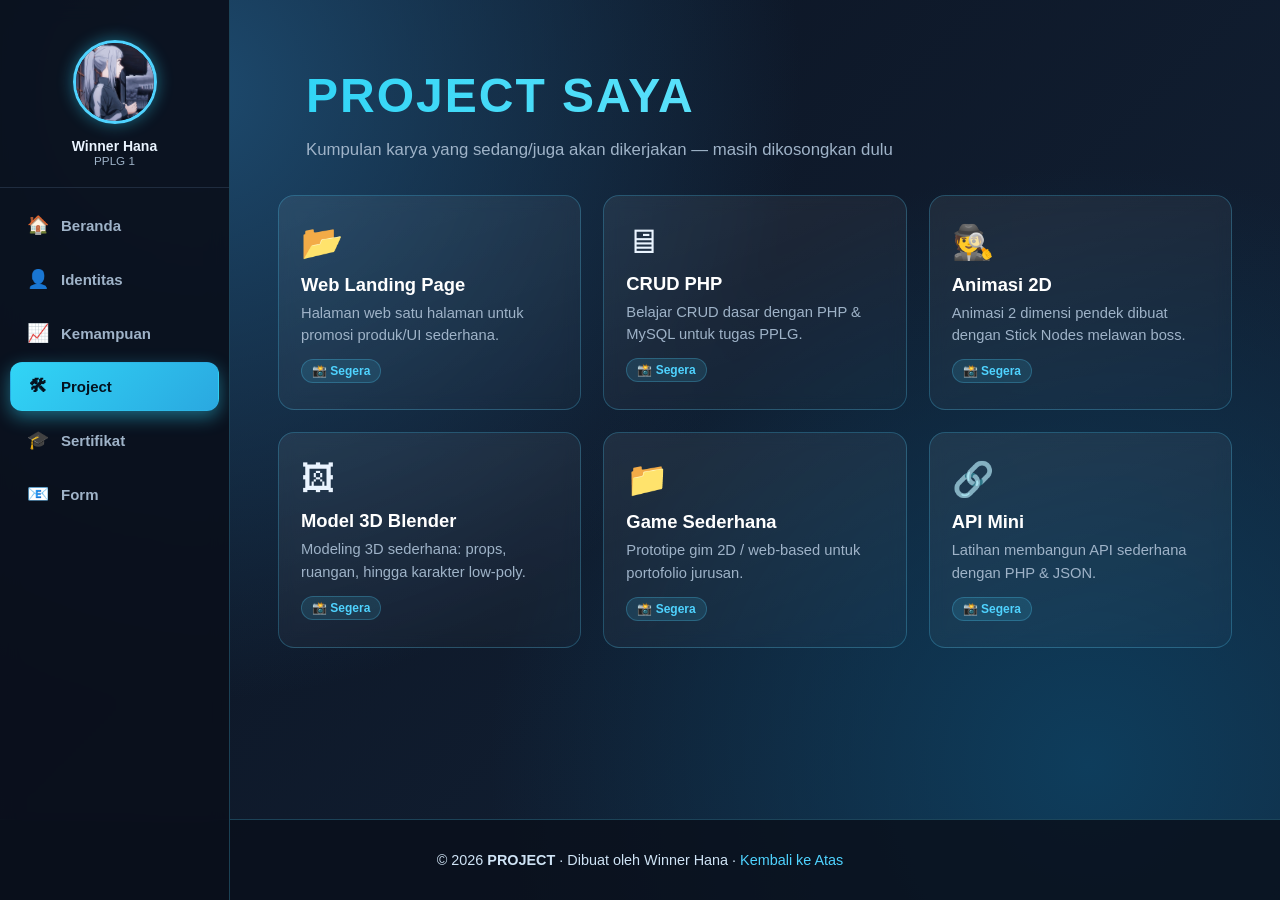
<file: pages/project.html>
<!DOCTYPE html>
<html lang="id">
<head>
    <meta charset="UTF-8">
    <meta name="viewport" content="width=device-width, initial-scale=1.0">
    <title>Project - Winner</title>
    <link rel="stylesheet" href="../assets/css/style.css">
</head>
<body>

<button id="menuToggle" aria-label="Buka menu">&#9776;</button>
<div id="backdrop" class="nav-backdrop"></div>

<nav>
    <div class="profile">
        <img src="../assets/images/miwapfp.jpg" alt="miwapfp" class="profile-pic">
        <div class="profile-name">Winner Hana<br><small>PPLG 1</small></div>
    </div>
    <div class="nav-links">
        <a href="../index.html"><span class="ico">&#127968;</span> Beranda</a>
        <a href="biodata.html"><span class="ico">&#128100;</span> Identitas</a>
        <a href="kemampuan.html"><span class="ico">&#128200;</span> Kemampuan</a>
        <a href="project.html" class="active"><span class="ico">&#128736;</span> Project</a>
        <a href="sertifikat.html"><span class="ico">&#127891;</span> Sertifikat</a>
        <a href="form.html"><span class="ico">&#128231;</span> Form</a>
    </div>
</nav>

<div class="content">
    <section class="section">
        <div class="header-title" style="text-align:left;">
            <h1>PROJECT SAYA</h1>
            <p>Kumpulan karya yang sedang/juga akan dikerjakan — masih dikosongkan dulu</p>
        </div>

        <div class="card-grid">

            <!-- Menu grid / UI placeholder -->
            <div class="card">
                <div class="card-ico">&#128194;</div>
                <h3>Web Landing Page</h3>
                <p>Halaman web satu halaman untuk promosi produk/UI sederhana.</p>
                <span class="badge">&#128248; Segera</span>
            </div>

            <div class="card">
                <div class="card-ico">&#128421;</div>
                <h3>CRUD PHP</h3>
                <p>Belajar CRUD dasar dengan PHP &amp; MySQL untuk tugas PPLG.</p>
                <span class="badge">&#128248; Segera</span>
            </div>

            <div class="card">
                <div class="card-ico">&#128373;</div>
                <h3>Animasi 2D</h3>
                <p>Animasi 2 dimensi pendek dibuat dengan Stick Nodes melawan boss.</p>
                <span class="badge">&#128248; Segera</span>
            </div>

            <div class="card">
                <div class="card-ico">&#128444;</div>
                <h3>Model 3D Blender</h3>
                <p>Modeling 3D sederhana: props, ruangan, hingga karakter low-poly.</p>
                <span class="badge">&#128248; Segera</span>
            </div>

            <div class="card">
                <div class="card-ico">&#128193;</div>
                <h3>Game Sederhana</h3>
                <p>Prototipe gim 2D / web-based untuk portofolio jurusan.</p>
                <span class="badge">&#128248; Segera</span>
            </div>

            <div class="card">
                <div class="card-ico">&#128279;</div>
                <h3>API Mini</h3>
                <p>Latihan membangun API sederhana dengan PHP &amp; JSON.</p>
                <span class="badge">&#128248; Segera</span>
            </div>

        </div>
    </section>
</div>

<footer class="footer">
    <br />
    &copy; 2026 <strong>PROJECT</strong> &middot;
    Dibuat oleh Winner Hana &middot;
    <a href="#">Kembali ke Atas</a>
    <br /><br />
</footer>

<script>
    const toggle = document.getElementById('menuToggle');
    const sidebar = document.querySelector('nav');
    const backdrop = document.getElementById('backdrop');
    const closeMenu = () => {
        sidebar.classList.remove('open');
        backdrop.classList.remove('show');
        sidebar.inert = true;
        document.body.style.overflow = '';
    };
    toggle.addEventListener('click', () => {
        const open = sidebar.classList.toggle('open');
        backdrop.classList.toggle('show', open);
        sidebar.inert = !open;
        document.body.style.overflow = open ? 'hidden' : '';
    });
    backdrop.addEventListener('click', closeMenu);
    document.addEventListener('keydown', e => { if (e.key === 'Escape') closeMenu(); });

    // Spotlight effect mengikuti kursor pada kartu
    document.querySelectorAll('.card').forEach(card => {
        card.addEventListener('mousemove', e => {
            const r = card.getBoundingClientRect();
            card.style.setProperty('--mx', `${e.clientX - r.left}px`);
            card.style.setProperty('--my', `${e.clientY - r.top}px`);
        });
    });
</script>

</body>
</html>
</file>
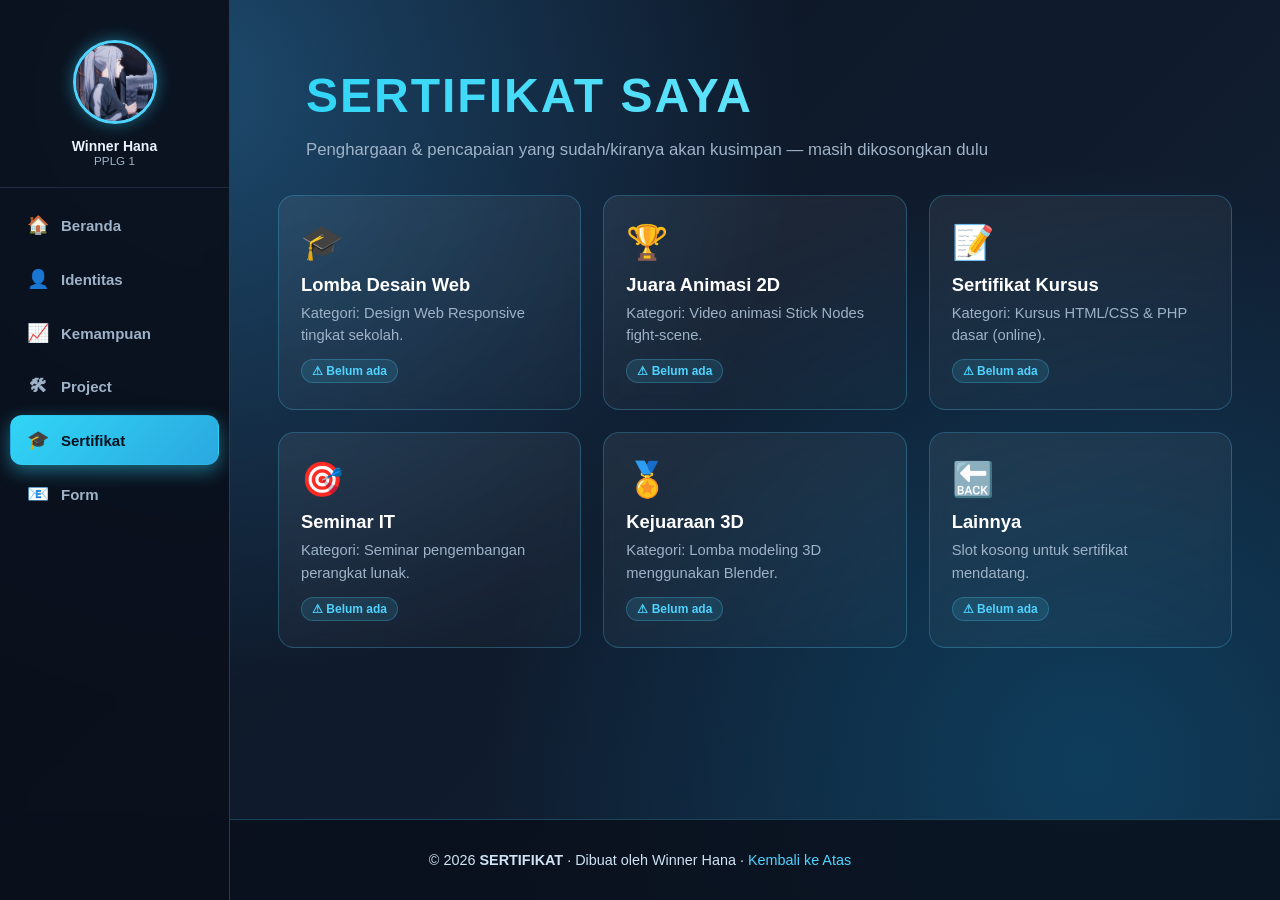
<file: pages/sertifikat.html>
<!DOCTYPE html>
<html lang="id">
<head>
    <meta charset="UTF-8">
    <meta name="viewport" content="width=device-width, initial-scale=1.0">
    <title>Sertifikat - Winner</title>
    <link rel="stylesheet" href="../assets/css/style.css">
</head>
<body>

<button id="menuToggle" aria-label="Buka menu">&#9776;</button>
<div id="backdrop" class="nav-backdrop"></div>

<nav>
    <div class="profile">
        <img src="../assets/images/miwapfp.jpg" alt="miwapfp" class="profile-pic">
        <div class="profile-name">Winner Hana<br><small>PPLG 1</small></div>
    </div>
    <div class="nav-links">
        <a href="../index.html"><span class="ico">&#127968;</span> Beranda</a>
        <a href="biodata.html"><span class="ico">&#128100;</span> Identitas</a>
        <a href="kemampuan.html"><span class="ico">&#128200;</span> Kemampuan</a>
        <a href="project.html"><span class="ico">&#128736;</span> Project</a>
        <a href="sertifikat.html" class="active"><span class="ico">&#127891;</span> Sertifikat</a>
        <a href="form.html"><span class="ico">&#128231;</span> Form</a>
    </div>
</nav>

<div class="content">
    <section class="section">
        <div class="header-title" style="text-align:left;">
            <h1>SERTIFIKAT SAYA</h1>
            <p>Penghargaan &amp; pencapaian yang sudah/kiranya akan kusimpan — masih dikosongkan dulu</p>
        </div>

        <div class="card-grid">

            <!-- Menu grid / UI placeholder -->
            <div class="card">
                <div class="card-ico">&#127891;</div>
                <h3>Lomba Desain Web</h3>
                <p>Kategori: Design Web Responsive tingkat sekolah.</p>
                <span class="badge">&#9888; Belum ada</span>
            </div>

            <div class="card">
                <div class="card-ico">&#127942;</div>
                <h3>Juara Animasi 2D</h3>
                <p>Kategori: Video animasi Stick Nodes fight-scene.</p>
                <span class="badge">&#9888; Belum ada</span>
            </div>

            <div class="card">
                <div class="card-ico">&#128221;</div>
                <h3>Sertifikat Kursus</h3>
                <p>Kategori: Kursus HTML/CSS &amp; PHP dasar (online).</p>
                <span class="badge">&#9888; Belum ada</span>
            </div>

            <div class="card">
                <div class="card-ico">&#127919;</div>
                <h3>Seminar IT</h3>
                <p>Kategori: Seminar pengembangan perangkat lunak.</p>
                <span class="badge">&#9888; Belum ada</span>
            </div>

            <div class="card">
                <div class="card-ico">&#127941;</div>
                <h3>Kejuaraan 3D</h3>
                <p>Kategori: Lomba modeling 3D menggunakan Blender.</p>
                <span class="badge">&#9888; Belum ada</span>
            </div>

            <div class="card">
                <div class="card-ico">&#128281;</div>
                <h3>Lainnya</h3>
                <p>Slot kosong untuk sertifikat mendatang.</p>
                <span class="badge">&#9888; Belum ada</span>
            </div>

        </div>
    </section>
</div>

<footer class="footer">
    <br />
    &copy; 2026 <strong>SERTIFIKAT</strong> &middot;
    Dibuat oleh Winner Hana &middot;
    <a href="#">Kembali ke Atas</a>
    <br /><br />
</footer>

<script>
    const toggle = document.getElementById('menuToggle');
    const sidebar = document.querySelector('nav');
    const backdrop = document.getElementById('backdrop');
    const closeMenu = () => {
        sidebar.classList.remove('open');
        backdrop.classList.remove('show');
        sidebar.inert = true;
        document.body.style.overflow = '';
    };
    toggle.addEventListener('click', () => {
        const open = sidebar.classList.toggle('open');
        backdrop.classList.toggle('show', open);
        sidebar.inert = !open;
        document.body.style.overflow = open ? 'hidden' : '';
    });
    backdrop.addEventListener('click', closeMenu);
    document.addEventListener('keydown', e => { if (e.key === 'Escape') closeMenu(); });

    document.querySelectorAll('.card').forEach(card => {
        card.addEventListener('mousemove', e => {
            const r = card.getBoundingClientRect();
            card.style.setProperty('--mx', `${e.clientX - r.left}px`);
            card.style.setProperty('--my', `${e.clientY - r.top}px`);
        });
    });
</script>

</body>
</html>
</file>
<file: style.css>
/* ============================================================
   PORTFOLIO — Responsive Stylesheet
   Theme  : dark glass + neon cyan
   ============================================================ */

:root {
    --bg-1: #0b1220;
    --bg-2: #132338;
    --card: rgba(255, 255, 255, 0.05);
    --card-border: rgba(79, 211, 255, 0.25);
    --cyan: #4fd3ff;
    --cyan-soft: #31d5f6;
    --cyan-glow: rgba(49, 213, 246, 0.45);
    --text: #eaf4ff;
    --muted: #9fb3c8;
    --dark: #1e1e1e;
    --danger: #ff6b6b;
    --warn: #ffd166;
    --success: #6bffa8;
    --sidebar-w: 230px;
    --radius: 16px;
}

* { box-sizing: border-box; }

html, body {
    height: 100%;
    margin: 0;
    scroll-behavior: smooth;
}

body {
    font-family: 'Segoe UI', Arial, Helvetica, sans-serif;
    margin: 0;
    min-height: 100vh;
    color: var(--text);
    background:
        radial-gradient(circle at 15% 10%, #1d4a6e 0%, transparent 45%),
        radial-gradient(circle at 85% 85%, #0e3d5c 0%, transparent 45%),
        linear-gradient(135deg, var(--bg-1), var(--bg-2));
    background-attachment: fixed;
    background-repeat: no-repeat;
    display: flex;
    flex-direction: column;
}

/* ---------- Content offset for the fixed sidebar ---------- */
#app, .content {
    margin-left: var(--sidebar-w);
    width: calc(100% - var(--sidebar-w));
}

/* ============================================================
   SIDEBAR (kanan-kiri nav)
   ============================================================ */
nav {
    position: fixed;
    top: 0;
    left: 0;
    height: 100vh;
    width: var(--sidebar-w);
    background: rgba(10, 16, 28, 0.92);
    backdrop-filter: blur(10px);
    border-right: 1px solid var(--card-border);
    padding-top: 20px;
    overflow-y: auto;
    z-index: 100;
    transition: transform 0.3s ease;
}

nav .profile {
    text-align: center;
    padding: 20px 12px;
    border-bottom: 1px solid #1f2c3f;
    margin-bottom: 12px;
}

.profile-pic {
    width: 84px;
    height: 84px;
    border-radius: 50%;
    object-fit: cover;
    border: 3px solid var(--cyan);
    box-shadow: 0 0 16px var(--cyan-glow);
    transition: transform 0.3s ease, box-shadow 0.3s ease;
}

.profile-pic:hover {
    transform: scale(1.08) rotate(4deg);
    box-shadow: 0 0 24px var(--cyan);
}

.profile-name {
    color: var(--text);
    margin-top: 10px;
    font-size: 14px;
    font-weight: bold;
}
.profile-name small { color: var(--muted); font-weight: 400; display: block; }

.nav-links { display: flex; flex-direction: column; gap: 4px; padding: 0 10px; }

.nav-links a {
    display: flex;
    align-items: center;
    gap: 12px;
    color: var(--muted);
    text-decoration: none;
    padding: 13px 16px;
    font-size: 15px;
    font-weight: 600;
    border-radius: 12px;
    border: 1px solid transparent;
    transition: all 0.25s ease;
}

.nav-links a .ico {
    font-size: 18px;
    width: 22px;
    text-align: center;
}

.nav-links a:hover {
    background: rgba(79, 211, 255, 0.12);
    color: var(--text);
    transform: translateX(6px);
    border-color: var(--card-border);
}

.nav-links a.active {
    background: linear-gradient(135deg, var(--cyan-soft), #2aa8e0);
    color: #04121f;
    box-shadow: 0 6px 18px var(--cyan-glow);
}

/* ---------- Hamburger (mobile only) ---------- */
#menuToggle {
    display: none;
    position: fixed;
    top: 14px;
    left: 14px;
    z-index: 200;
    background: linear-gradient(135deg, var(--cyan-soft), #2aa8e0);
    color: #04121f;
    border: none;
    border-radius: 10px;
    width: 46px;
    height: 46px;
    font-size: 20px;
    cursor: pointer;
    box-shadow: 0 4px 14px var(--cyan-glow);
}

/* ============================================================
   HERO / HEADER
   ============================================================ */
.wrapper { flex: 1; width: 100%; }

.header-title {
    padding: 40px 28px;
    text-align: center;
}

.header-title h1 {
    font-size: clamp(1.8rem, 5vw, 3rem);
    font-weight: 800;
    letter-spacing: 2px;
    margin: 0 0 10px 0;
    background: linear-gradient(90deg, var(--cyan-soft), #8ff0ff, var(--cyan-soft));
    background-size: 200% auto;
    -webkit-background-clip: text;
    background-clip: text;
    -webkit-text-fill-color: transparent;
    animation: shine 4s linear infinite;
    text-shadow: none;
}

.header-title h1:hover { animation-play-state: paused; }

@keyframes shine {
    to { background-position: 200% center; }
}

.header-title p { color: var(--muted); font-size: 1.05rem; }

.header2 a, .p1-biodata a {
    display: inline-block;
    font-weight: 600;
    font-size: 0.95rem;
    color: var(--cyan-soft);
    background: rgba(226, 232, 240, 0.06);
    padding: 10px 20px;
    border-radius: 999px;
    text-decoration: none;
    border: 1px solid var(--cyan-soft);
    box-shadow: 0 4px 14px rgba(0, 0, 0, 0.25);
    transition: all 0.3s ease;
}

.header2 a:hover, .p1-biodata a:hover {
    background: var(--cyan-soft);
    color: #04121f;
    transform: translateY(-3px);
    box-shadow: 0 8px 22px var(--cyan-glow);
}

.p1-biodata { transition: transform 0.3s ease, color 0.3s ease; }

/* ============================================================
   GENERIC SECTION / CARDS
   ============================================================ */
.section {
    padding: 34px clamp(16px, 4vw, 48px);
    max-width: 1100px;
    margin: 0 auto;
    width: 100%;
}

.card-grid {
    display: grid;
    grid-template-columns: repeat(auto-fit, minmax(260px, 1fr));
    gap: 22px;
}

.card {
    background: linear-gradient(160deg, rgba(255, 255, 255, 0.07), rgba(255, 255, 255, 0.02));
    border: 1px solid var(--card-border);
    border-radius: var(--radius);
    padding: 26px 22px;
    backdrop-filter: blur(8px);
    transition: transform 0.3s ease, box-shadow 0.3s ease, border-color 0.3s ease;
    position: relative;
    overflow: hidden;
}

.card::before {
    content: '';
    position: absolute;
    inset: 0;
    background: radial-gradient(400px circle at var(--mx, 50%) var(--my, 0%), rgba(79, 211, 255, 0.12), transparent 60%);
    opacity: 0;
    transition: opacity 0.3s ease;
    pointer-events: none;
}

.card:hover {
    transform: translateY(-6px);
    border-color: var(--cyan);
    box-shadow: 0 14px 34px rgba(0, 0, 0, 0.45), 0 0 24px rgba(79, 211, 255, 0.15);
}
.card:hover::before { opacity: 1; }

.card .card-ico { font-size: 34px; }
.card h3 {
    margin: 12px 0 6px;
    font-size: 1.15rem;
    color: #fff;
}
.card p { margin: 0; color: var(--muted); font-size: 0.92rem; line-height: 1.55; }
.card .badge {
    display: inline-flex;
    align-items: center;
    gap: 6px;
    font-size: 0.75rem;
    font-weight: 600;
    padding: 4px 10px;
    border-radius: 999px;
    background: rgba(79, 211, 255, 0.12);
    color: var(--cyan);
    border: 1px solid var(--card-border);
    margin-top: 12px;
}

/* ============================================================
   SKILL BARS + BAR CHART (kemampuan.html)
   ============================================================ */
.skill-list { display: flex; flex-direction: column; gap: 22px; }

.skill-row { display: grid; grid-template-columns: 130px 1fr 64px; gap: 14px; align-items: center; }

.skill-name { font-weight: 700; font-size: 0.95rem; color: #fff; }
.skill-name small { display: block; color: var(--muted); font-weight: 400; font-size: 0.72rem; }

.skill-track {
    position: relative;
    height: 20px;
    background: rgba(255, 255, 255, 0.07);
    border-radius: 999px;
    overflow: hidden;
    border: 1px solid rgba(255, 255, 255, 0.08);
}

.skill-fill {
    height: 100%;
    width: 0;
    border-radius: 999px;
    background: linear-gradient(90deg, var(--cyan-soft), #7ae6ff);
    box-shadow: 0 0 14px var(--cyan-glow);
    animation: fillBar 1.2s cubic-bezier(0.22, 1, 0.36, 1) forwards;
}

.skill-pct { text-align: right; font-weight: 800; font-size: 0.95rem; color: var(--cyan); }

@keyframes fillBar {
    from { width: 0; }
}

/* Diagram batang (vertical bar chart) */
.chart {
    display: flex;
    align-items: flex-end;
    justify-content: space-around;
    gap: 8px;
    height: 260px;
    padding: 16px 10px 0;
    background: rgba(255, 255, 255, 0.04);
    border: 1px solid rgba(255, 255, 255, 0.08);
    border-radius: var(--radius);
    position: relative;
}

.chart .bar-wrap {
    flex: 1;
    max-width: 90px;
    display: flex;
    flex-direction: column;
    align-items: center;
    justify-content: flex-end;
    height: 100%;
    position: relative;
}

.chart .bar {
    width: 70%;
    max-width: 46px;
    border-radius: 10px 10px 4px 4px;
    background: linear-gradient(180deg, #7ae6ff, var(--cyan-soft));
    box-shadow: 0 0 18px var(--cyan-glow);
    animation: growBar 1.2s cubic-bezier(0.22, 1, 0.36, 1) forwards;
    transform-origin: bottom;
    height: 0;
}

.chart .bar-wrap:nth-child(odd) .bar {
    background: linear-gradient(180deg, #a1f0ff, #4fd3ff);
}

@keyframes growBar {
    from { height: 0; }
}

.chart .bar-label {
    margin-top: 10px;
    font-size: 0.72rem;
    font-weight: 700;
    color: var(--muted);
    text-align: center;
    line-height: 1.2;
}

.chart .bar-value {
    position: absolute;
    top: -24px;
    left: 50%;
    transform: translateX(-50%);
    font-size: 0.8rem;
    font-weight: 800;
    color: var(--cyan);
    opacity: 0;
    animation: popIn 0.4s ease 1.1s forwards;
}

@keyframes popIn {
    to { opacity: 1; }
}

/* ============================================================
   TABEL (biodata)
   ============================================================ */
.table {
    margin: 0 auto;
    padding: 20px;
    width: 100%;
    display: flex;
    justify-content: center;
    min-height: 70vh;
    align-items: center;
}

#tabel-identitas {
    width: 100%;
    max-width: 900px;
    height: auto;
    text-align: center;
    margin: auto;
    border-radius: 14px;
    overflow: hidden;
    border-collapse: separate;
    border-spacing: 0;
    background: rgba(255, 255, 255, 0.03);
    border: 1px solid var(--card-border);
}

#tabel-identitas td {
    padding: 14px 12px;
    transition: background-color 0.25s ease, transform 0.25s ease, color 0.25s ease;
    border-bottom: 1px solid rgba(255, 255, 255, 0.06);
    vertical-align: middle;
}

#tabel-identitas td.no-hover:hover {
    background-color: transparent !important;
    transform: none;
    cursor: default;
}

#tabel-identitas td.clickable:hover {
    background: rgba(49, 213, 246, 0.18) !important;
    color: #fff !important;
    cursor: pointer;
    box-shadow: inset 0 0 10px rgba(0, 0, 0, 0.2);
}

.pfp-table {
    width: 130px;
    height: 130px;
    border-radius: 50%;
    object-fit: cover;
    border: 3px solid var(--cyan);
    box-shadow: 0 0 18px var(--cyan-glow);
}

/* ============================================================
   POPUP MODAL
   ============================================================ */
.popup-overlay {
    position: fixed;
    top: 0;
    left: 0;
    width: 100%;
    height: 100%;
    background: rgba(0, 0, 0, 0.6);
    display: flex;
    justify-content: center;
    align-items: center;
    opacity: 0;
    visibility: hidden;
    transition: opacity 0.3s ease, visibility 0.3s ease;
    z-index: 999;
}

.popup-overlay.active { opacity: 1; visibility: visible; }

.popup-box {
    background: linear-gradient(160deg, #1c2c44, #122033);
    color: var(--text);
    padding: 30px 34px;
    border-radius: 14px;
    width: min(560px, 90vw);
    position: relative;
    border: 2px solid var(--cyan);
    transform: scale(0.7) translateY(-20px);
    transition: transform 0.3s cubic-bezier(0.175, 0.885, 0.32, 1.275);
    box-shadow: 0 0 30px rgba(79, 211, 255, 0.25);
}

.popup-overlay.active .popup-box { transform: scale(1) translateY(0); }

.popup-box h3 { color: var(--cyan); margin-top: 0; font-size: 1.3rem; }
.popup-box p { color: var(--muted); line-height: 1.6; }

.popup-close {
    position: absolute;
    top: 12px;
    right: 18px;
    cursor: pointer;
    font-size: 24px;
    color: var(--muted);
    transition: color 0.2s ease, transform 0.2s ease;
}
.popup-close:hover { color: var(--cyan); transform: rotate(90deg); }

/* ============================================================
   FOOTER
   ============================================================ */
.footer {
    text-align: center;
    padding: 20px 16px;
    margin-top: auto;
    color: #cfe3f5;
    background: rgba(10, 16, 28, 0.85);
    border-top: 1px solid var(--card-border);
    font-size: 0.9rem;
}
.footer a { color: var(--cyan); text-decoration: none; }
.footer a:hover { text-decoration: underline; }

/* ============================================================
   RESPONSIVE BREAKPOINTS
   ============================================================ */
@media (max-width: 900px) {
    #tabel-identitas td { font-size: 0.9rem; padding: 10px 8px; }
    .skill-row { grid-template-columns: 110px 1fr 54px; }
}

@media (max-width: 768px) {
    :root { --sidebar-w: 240px; }

    #menuToggle { display: block; }

    nav {
        transform: translateX(-110%);
        box-shadow: 6px 0 30px rgba(0, 0, 0, 0.5);
    }
    nav.open { transform: translateX(0); }

    #app, .content { margin-left: 0; width: 100%; }

    .wrapper, .section { padding-left: 16px; padding-right: 16px; }
    .header-title { padding-top: 84px; }

    .skill-row { grid-template-columns: 1fr; gap: 6px; text-align: left; }
    .skill-pct { text-align: left; }
    .chart { height: 220px; }
}

@media (max-width: 480px) {
    .profile-pic { width: 70px; height: 70px; }
    .card { padding: 20px 16px; }
    .chart .bar-label { font-size: 0.62rem; }
    .popup-box { padding: 24px 18px; }
}

/* ---------- Screen reader / nav overlay backdrop ---------- */
.nav-backdrop {
    position: fixed;
    inset: 0;
    background: rgba(0, 0, 0, 0.45);
    z-index: 90;
    opacity: 0;
    visibility: hidden;
    transition: opacity 0.3s ease;
}
.nav-backdrop.show { opacity: 1; visibility: visible; }
</file>
<file: assets/css/style.css>
/* ============================================================
   PORTFOLIO — Responsive Stylesheet (rombak ulang)
   Theme  : dark glass + neon cyan  (tema lama dipertahankan)
   ============================================================ */

:root {
    --bg-1: #0b1220;
    --bg-2: #132338;
    --card: rgba(255, 255, 255, 0.05);
    --card-border: rgba(79, 211, 255, 0.25);
    --cyan: #4fd3ff;
    --cyan-soft: #31d5f6;
    --cyan-glow: rgba(49, 213, 246, 0.45);
    --text: #eaf4ff;
    --muted: #9fb3c8;
    --dark: #1e1e1e;
    --danger: #ff6b6b;
    --warn: #ffd166;
    --success: #6bffa8;
    --sidebar-w: 230px;
    --radius: 16px;
}

* { box-sizing: border-box; }

html {
    scroll-behavior: smooth;
}

body {
    margin: 0;
    min-height: 100vh;
    font-family: 'Segoe UI', Arial, Helvetica, sans-serif;
    color: var(--text);
    background:
        radial-gradient(circle at 15% 10%, #1d4a6e 0%, transparent 45%),
        radial-gradient(circle at 85% 85%, #0e3d5c 0%, transparent 45%),
        linear-gradient(135deg, var(--bg-1), var(--bg-2));
    background-attachment: fixed;
    background-repeat: no-repeat;
    display: flex;
    flex-direction: column;
    overflow-x: hidden;
}

/* ---------- Offset konten untuk sidebar fixed ---------- */
#app, .content {
    margin-left: var(--sidebar-w);
    width: calc(100% - var(--sidebar-w));
    min-width: 0;               /* cegah grid/konten meluap */
    flex: 1 0 auto;
    display: flex;
    flex-direction: column;
}

.wrapper { flex: 1 0 auto; width: 100%; min-width: 0; }

/* ============================================================
   SIDEBAR (navigasi samping)
   ============================================================ */
nav {
    position: fixed;
    top: 0;
    left: 0;
    height: 100vh;
    height: 100dvh;
    width: var(--sidebar-w);
    background: rgba(10, 16, 28, 0.92);
    backdrop-filter: blur(10px);
    -webkit-backdrop-filter: blur(10px);
    border-right: 1px solid var(--card-border);
    padding-top: 20px;
    overflow-y: auto;
    z-index: 100;
    transition: transform 0.3s ease;
}

nav .profile {
    text-align: center;
    padding: 20px 12px;
    border-bottom: 1px solid #1f2c3f;
    margin-bottom: 12px;
}

.profile-pic {
    width: 84px;
    height: 84px;
    border-radius: 50%;
    object-fit: cover;
    border: 3px solid var(--cyan);
    box-shadow: 0 0 16px var(--cyan-glow);
    transition: transform 0.3s ease, box-shadow 0.3s ease;
}

.profile-pic:hover {
    transform: scale(1.08) rotate(4deg);
    box-shadow: 0 0 24px var(--cyan);
}

.profile-name {
    color: var(--text);
    margin-top: 10px;
    font-size: 14px;
    font-weight: bold;
}
.profile-name small { color: var(--muted); font-weight: 400; display: block; }

.nav-links { display: flex; flex-direction: column; gap: 4px; padding: 0 10px; }

.nav-links a {
    display: flex;
    align-items: center;
    gap: 12px;
    color: var(--muted);
    text-decoration: none;
    padding: 13px 16px;
    font-size: 15px;
    font-weight: 600;
    border-radius: 12px;
    border: 1px solid transparent;
    transition: background-color 0.25s ease, color 0.25s ease, transform 0.25s ease, border-color 0.25s ease;
}

.nav-links a .ico {
    font-size: 18px;
    width: 22px;
    text-align: center;
    flex: none;
}

.nav-links a:hover {
    background: rgba(79, 211, 255, 0.12);
    color: var(--text);
    transform: translateX(6px);
    border-color: var(--card-border);
}

.nav-links a.active {
    background: linear-gradient(135deg, var(--cyan-soft), #2aa8e0);
    color: #04121f;
    box-shadow: 0 6px 18px var(--cyan-glow);
}
.nav-links a.active:hover { transform: none; }

/* ---------- Tombol hamburger (hanya tampil di layar kecil) ---------- */
#menuToggle {
    display: none;
    position: fixed;
    top: 14px;
    left: 14px;
    z-index: 210;
    background: linear-gradient(135deg, var(--cyan-soft), #2aa8e0);
    color: #04121f;
    border: none;
    border-radius: 10px;
    width: 46px;
    height: 46px;
    font-size: 20px;
    line-height: 1;
    cursor: pointer;
    box-shadow: 0 4px 14px var(--cyan-glow);
    padding: 0;
}

/* Backdrop saat drawer terbuka */
.nav-backdrop {
    position: fixed;
    inset: 0;
    background: rgba(0, 0, 0, 0.45);
    z-index: 90;
    opacity: 0;
    visibility: hidden;
    transition: opacity 0.3s ease, visibility 0.3s ease;
}
.nav-backdrop.show { opacity: 1; visibility: visible; }

/* ============================================================
   HERO / HEADER
   ============================================================ */
.header-title {
    padding: 34px 28px 18px;
    text-align: center;
}

.header-title h1 {
    font-size: clamp(1.6rem, 5vw, 3rem);
    font-weight: 800;
    letter-spacing: 2px;
    margin: 0 0 10px 0;
    text-shadow: none;
    background: linear-gradient(90deg, var(--cyan-soft), #8ff0ff, var(--cyan-soft));
    background-size: 200% auto;
    -webkit-background-clip: text;
    background-clip: text;
    -webkit-text-fill-color: transparent;
    animation: shine 4s linear infinite;
}

.header-title h1:hover { animation-play-state: paused; }

@keyframes shine {
    to { background-position: 200% center; }
}

.header-title p { color: var(--muted); font-size: 1.05rem; }

.header2 a, .p1-biodata a {
    display: inline-block;
    font-weight: 600;
    font-size: 0.95rem;
    color: var(--cyan-soft);
    background: rgba(226, 232, 240, 0.06);
    padding: 10px 20px;
    border-radius: 999px;
    text-decoration: none;
    border: 1px solid var(--cyan-soft);
    box-shadow: 0 4px 14px rgba(0, 0, 0, 0.25);
    transition: background-color 0.3s ease, color 0.3s ease, transform 0.3s ease, box-shadow 0.3s ease;
}

.header2 a:hover, .p1-biodata a:hover {
    background: var(--cyan-soft);
    color: #04121f;
    transform: translateY(-3px);
    box-shadow: 0 8px 22px var(--cyan-glow);
}

/* ============================================================
   ANIMASI KEMUNCULAN (fade in + geser dari bawah, ease-out)
   ============================================================ */
@keyframes fadeUp {
    from { opacity: 0; transform: translateY(30px); }
    to   { opacity: 1; transform: translateY(0); }
}

.header-title,
.card,
.table,
.skill-list,
.chart,
.contact-form,
.live-preview {
    animation: fadeUp 0.7s ease-out backwards;
}

/* Konten menu (kartu) muncul berurutan */
.card:nth-child(1)   { animation-delay: 0.04s; }
.card:nth-child(2)   { animation-delay: 0.09s; }
.card:nth-child(3)   { animation-delay: 0.14s; }
.card:nth-child(4)   { animation-delay: 0.19s; }
.card:nth-child(5)   { animation-delay: 0.24s; }
.card:nth-child(6)   { animation-delay: 0.29s; }
.card:nth-child(n+7) { animation-delay: 0.34s; }

/* Form & preview muncul bertahap */
.contact-form { animation-delay: 0.08s; }
.live-preview { animation-delay: 0.2s; }

/* Halaman lain: konten utama muncul sedikit lebih lambat */
.table,
.skill-list,
.chart { animation-delay: 0.12s; }

/* ============================================================
   GENERIC SECTION / CARDS
   ============================================================ */
.section {
    padding: 34px clamp(16px, 4vw, 48px);
    max-width: 1100px;
    margin: 0 auto;
    width: 100%;
}

.card-grid {
    display: grid;
    grid-template-columns: repeat(auto-fit, minmax(250px, 1fr));
    gap: 22px;
}

.card {
    background: linear-gradient(160deg, rgba(255, 255, 255, 0.07), rgba(255, 255, 255, 0.02));
    border: 1px solid var(--card-border);
    border-radius: var(--radius);
    padding: 26px 22px;
    backdrop-filter: blur(8px);
    -webkit-backdrop-filter: blur(8px);
    transition: transform 0.3s ease, box-shadow 0.3s ease, border-color 0.3s ease;
    position: relative;
    overflow: hidden;
    min-width: 0;
}

.card::before {
    content: '';
    position: absolute;
    inset: 0;
    background: radial-gradient(400px circle at var(--mx, 50%) var(--my, 0%), rgba(79, 211, 255, 0.12), transparent 60%);
    opacity: 0;
    transition: opacity 0.3s ease;
    pointer-events: none;
}

.card:hover {
    transform: translateY(-6px);
    border-color: var(--cyan);
    box-shadow: 0 14px 34px rgba(0, 0, 0, 0.45), 0 0 24px rgba(79, 211, 255, 0.15);
}
.card:hover::before { opacity: 1; }

.card .card-ico { font-size: 34px; }
.card h3 {
    margin: 12px 0 6px;
    font-size: 1.15rem;
    color: #fff;
}
.card p { margin: 0; color: var(--muted); font-size: 0.92rem; line-height: 1.55; }
.card .badge {
    display: inline-flex;
    align-items: center;
    gap: 6px;
    font-size: 0.75rem;
    font-weight: 600;
    padding: 4px 10px;
    border-radius: 999px;
    background: rgba(79, 211, 255, 0.12);
    color: var(--cyan);
    border: 1px solid var(--card-border);
    margin-top: 12px;
}

/* ============================================================
   SKILL BARS + BAR CHART (kemampuan.html)
   ============================================================ */
.skill-list { display: flex; flex-direction: column; gap: 22px; }

.skill-row {
    display: grid;
    grid-template-columns: 130px 1fr 64px;
    gap: 14px;
    align-items: center;
}

.skill-name { font-weight: 700; font-size: 0.95rem; color: #fff; }
.skill-name small { display: block; color: var(--muted); font-weight: 400; font-size: 0.72rem; }

.skill-track {
    position: relative;
    height: 20px;
    background: rgba(255, 255, 255, 0.07);
    border-radius: 999px;
    overflow: hidden;
    border: 1px solid rgba(255, 255, 255, 0.08);
}

/* Lebar diambil langsung dari --w (inline di HTML), tanpa JS */
.skill-fill {
    width: var(--w, 0%);
    height: 100%;
    border-radius: 999px;
    background: linear-gradient(90deg, var(--cyan-soft), #7ae6ff);
    box-shadow: 0 0 14px var(--cyan-glow);
    transform-origin: left;
    animation: fillBar 1.2s cubic-bezier(0.22, 1, 0.36, 1) forwards;
}

.skill-pct { text-align: right; font-weight: 800; font-size: 0.95rem; color: var(--cyan); }

@keyframes fillBar {
    from { transform: scaleX(0); }
}

/* Diagram batang (vertical bar chart) */
.chart {
    display: flex;
    align-items: flex-end;
    justify-content: space-around;
    gap: 8px;
    height: 260px;
    padding: 16px 12px 0;
    background: rgba(255, 255, 255, 0.04);
    border: 1px solid rgba(255, 255, 255, 0.08);
    border-radius: var(--radius);
    position: relative;
}

.chart .bar-wrap {
    flex: 1;
    max-width: 90px;
    display: flex;
    flex-direction: column;
    align-items: center;
    justify-content: flex-end;
    height: 100%;
    position: relative;
    min-width: 0;
}

.chart .bar {
    width: min(70%, 46px);
    border-radius: 10px 10px 4px 4px;
    background: linear-gradient(180deg, #7ae6ff, var(--cyan-soft));
    box-shadow: 0 0 18px var(--cyan-glow);
    transform-origin: bottom;
    animation: growBar 1.2s cubic-bezier(0.22, 1, 0.36, 1) forwards;
}

.chart .bar-wrap:nth-child(odd) .bar {
    background: linear-gradient(180deg, #a1f0ff, #4fd3ff);
}

@keyframes growBar {
    from { transform: scaleY(0.02); }
}

.chart .bar-label {
    margin-top: 10px;
    font-size: 0.72rem;
    font-weight: 700;
    color: var(--muted);
    text-align: center;
    line-height: 1.2;
}

.chart .bar-value {
    position: absolute;
    top: -22px;
    left: 50%;
    transform: translateX(-50%);
    font-size: 0.8rem;
    font-weight: 800;
    color: var(--cyan);
    opacity: 0;
    animation: popIn 0.4s ease 1.1s forwards;
}

@keyframes popIn {
    to { opacity: 1; }
}

/* ============================================================
   TABEL (biodata)
   ============================================================ */
.table {
    margin: 0 auto;
    padding: 8px 16px 20px;
    width: 100%;
    display: flex;
    justify-content: center;
    align-items: center;
    min-height: 60vh;
}

#tabel-identitas {
    width: 100%;
    max-width: 900px;
    text-align: center;
    border-radius: 14px;
    overflow: hidden;
    border-collapse: separate;
    border-spacing: 0;
    background: rgba(255, 255, 255, 0.03);
    border: 1px solid var(--card-border);
}

#tabel-identitas td {
    padding: 14px 12px;
    transition: background-color 0.25s ease, color 0.25s ease;
    border-bottom: 1px solid rgba(255, 255, 255, 0.06);
    vertical-align: middle;
}

#tabel-identitas tr:last-child td { border-bottom: none; }

#tabel-identitas td.no-hover:hover {
    background-color: transparent !important;
    cursor: default;
}

#tabel-identitas td.clickable:hover {
    background: rgba(49, 213, 246, 0.18) !important;
    color: #fff !important;
    cursor: pointer;
    box-shadow: inset 0 0 10px rgba(0, 0, 0, 0.2);
}

.pfp-table {
    width: 130px;
    height: 130px;
    border-radius: 50%;
    object-fit: cover;
    border: 3px solid var(--cyan);
    box-shadow: 0 0 18px var(--cyan-glow);
    display: block;
    margin: 0 auto;
}

/* ============================================================
   POPUP MODAL
   ============================================================ */
.popup-overlay {
    position: fixed;
    inset: 0;
    background: rgba(0, 0, 0, 0.6);
    display: flex;
    justify-content: center;
    align-items: center;
    opacity: 0;
    visibility: hidden;
    transition: opacity 0.3s ease, visibility 0.3s ease;
    z-index: 1000;
    padding: 20px;
}

.popup-overlay.active { opacity: 1; visibility: visible; }

.popup-box {
    background: linear-gradient(160deg, #1c2c44, #122033);
    color: var(--text);
    padding: 30px 34px;
    border-radius: 14px;
    width: min(560px, 90vw);
    max-height: 80vh;
    overflow-y: auto;
    position: relative;
    border: 2px solid var(--cyan);
    transform: scale(0.7) translateY(-20px);
    transition: transform 0.3s cubic-bezier(0.175, 0.885, 0.32, 1.275);
    box-shadow: 0 0 30px rgba(79, 211, 255, 0.25);
}

.popup-overlay.active .popup-box { transform: scale(1) translateY(0); }

.popup-box h3 { color: var(--cyan); margin-top: 0; font-size: 1.3rem; }
.popup-box p { color: var(--muted); line-height: 1.6; }

.popup-close {
    position: absolute;
    top: 12px;
    right: 18px;
    cursor: pointer;
    font-size: 24px;
    color: var(--muted);
    transition: color 0.2s ease, transform 0.2s ease;
}
.popup-close:hover { color: var(--cyan); transform: rotate(90deg); }

/* ============================================================
   FORM PENDAFTARAN (form.html)
   ============================================================ */
.form-grid {
    display: flex;
    flex-wrap: wrap;
    gap: 24px;
    align-items: flex-start;
    width: 100%;
}

/* Panel form & preview berbagi "rasa" kartu */
.contact-form,
.live-preview {
    background: linear-gradient(160deg, rgba(255, 255, 255, 0.07), rgba(255, 255, 255, 0.02));
    border: 1px solid var(--card-border);
    border-radius: var(--radius);
    padding: 26px 24px;
    backdrop-filter: blur(8px);
    -webkit-backdrop-filter: blur(8px);
    min-width: 0;
}

.contact-form {
    flex: 1.45;
    display: flex;
    flex-direction: column;
    gap: 18px;
}

.live-preview {
    flex: 1;
    display: flex;
    flex-direction: column;
    position: sticky;
    top: 24px;
    background: linear-gradient(160deg, #1c2c44, #122033);
}

.form-title {
    margin: 0 0 2px;
    font-size: 1.2rem;
    font-weight: 800;
    color: #fff;
    letter-spacing: 0.5px;
}

.preview-sub {
    margin: 4px 0 18px;
    color: var(--muted);
    font-size: 0.86rem;
}

/* ---------- Field (flex vertical rapi) ---------- */
.form-field {
    display: flex;
    flex-direction: column;
    gap: 8px;
    min-width: 0;
}

.form-field > label {
    font-size: 0.78rem;
    font-weight: 700;
    text-transform: uppercase;
    letter-spacing: 0.6px;
    color: var(--muted);
}

.form-row {
    display: flex;
    flex-wrap: wrap;
    gap: 18px;
}
.form-row > .form-field { flex: 1 1 0; min-width: 160px; }

/* Input dasar */
.form-field input[type="text"],
.form-field input[type="email"],
.form-field input[type="date"],
.form-field select,
.form-field textarea {
    width: 100%;
    background: rgba(255, 255, 255, 0.05);
    border: 1px solid rgba(79, 211, 255, 0.25);
    border-radius: 12px;
    padding: 12px 14px;
    color: var(--text);
    font: inherit;
    outline: none;
    transition: border-color 0.25s ease, box-shadow 0.25s ease, background-color 0.25s ease;
}

.form-field textarea { resize: vertical; min-height: 84px; }

.form-field input::placeholder,
.form-field textarea::placeholder { color: var(--muted); opacity: 0.8; }

.form-field input:focus,
.form-field select:focus,
.form-field textarea:focus {
    border-color: var(--cyan);
    background: rgba(79, 211, 255, 0.06);
    box-shadow: 0 0 0 4px rgba(79, 211, 255, 0.15);
}

.form-field select option { background: var(--dark); color: var(--text); }

/* Kelompok pilihan (radio) berbentuk pil */
.field-group {
    display: flex;
    flex-wrap: wrap;
    gap: 10px;
}

.pill {
    position: relative;
    display: inline-flex;
    align-items: center;
    gap: 6px;
    cursor: pointer;
    padding: 9px 16px;
    border-radius: 999px;
    border: 1px solid rgba(255, 255, 255, 0.14);
    background: rgba(255, 255, 255, 0.05);
    color: var(--muted);
    font-size: 0.88rem;
    font-weight: 600;
    transition: background-color 0.25s ease, color 0.25s ease, border-color 0.25s ease, transform 0.2s ease;
    user-select: none;
}

.pill:hover { border-color: var(--cyan); color: var(--text); transform: translateY(-1px); }

.pill input {
    position: absolute;
    inset: 0;
    width: 100%;
    height: 100%;
    opacity: 0;
    cursor: pointer;
}

.pill:has(input:checked) {
    background: linear-gradient(135deg, var(--cyan-soft), #2aa8e0);
    border-color: transparent;
    color: #04121f;
    box-shadow: 0 4px 14px var(--cyan-glow);
}

/* Tombol aksi */
.form-actions {
    display: flex;
    gap: 12px;
    margin-top: 4px;
}

.btn {
    display: inline-flex;
    align-items: center;
    justify-content: center;
    gap: 8px;
    border-radius: 12px;
    padding: 13px 20px;
    font-weight: 700;
    font-size: 0.92rem;
    cursor: pointer;
    border: 1px solid transparent;
    transition: transform 0.2s ease, box-shadow 0.25s ease, background-color 0.25s ease, opacity 0.25s ease;
}

.btn:active { transform: scale(0.96); }

.btn-primary {
    flex: 1;
    background: linear-gradient(135deg, var(--cyan-soft), #2aa8e0);
    color: #04121f;
    box-shadow: 0 6px 18px var(--cyan-glow);
}
.btn-primary:hover { opacity: 0.9; box-shadow: 0 10px 26px var(--cyan-glow); }

.btn-ghost {
    border-color: rgba(255, 255, 255, 0.18);
    background: rgba(255, 255, 255, 0.06);
    color: var(--text);
}
.btn-ghost:hover { background: rgba(255, 255, 255, 0.12); }

/* ---------- Panel pratinjau ---------- */
.preview-list {
    display: flex;
    flex-direction: column;
    gap: 0;
    margin: 0;
}

.preview-list div {
    display: flex;
    justify-content: space-between;
    align-items: baseline;
    gap: 14px;
    padding: 11px 2px;
    border-bottom: 1px solid rgba(255, 255, 255, 0.08);
}

.preview-list div:last-child { border-bottom: none; }

.preview-list dt {
    color: var(--muted);
    font-size: 0.86rem;
    font-weight: 600;
    flex: none;
}

.preview-list dd {
    margin: 0;
    color: var(--cyan);
    font-weight: 800;
    font-size: 0.92rem;
    text-align: right;
    word-break: break-word;
    min-width: 0;
}

.preview-list dd.dd-pesan {
    font-weight: 600;
    color: var(--text-soft, #dbe9f7);
}

.live-preview .info-box,
.live-preview .success-box {
    margin-top: 18px;
    border-radius: 12px;
    padding: 12px 14px;
    font-size: 0.85rem;
    line-height: 1.55;
}

.info-box {
    border: 1px solid rgba(255, 209, 102, 0.35);
    background: rgba(255, 209, 102, 0.08);
    color: var(--warn);
}

.success-box {
    border: 1px solid rgba(107, 255, 168, 0.4);
    background: rgba(107, 255, 168, 0.1);
    color: var(--success);
}

/* ============================================================
   FOOTER
   ============================================================ */
.footer {
    text-align: center;
    padding: 16px;
    margin-top: auto;
    color: #cfe3f5;
    background: rgba(10, 16, 28, 0.85);
    border-top: 1px solid var(--card-border);
    font-size: 0.9rem;
}
.footer a { color: var(--cyan); text-decoration: none; }
.footer a:hover { text-decoration: underline; }

/* ============================================================
   RESPONSIVE BREAKPOINTS
   ============================================================ */
@media (max-width: 900px) {
    #tabel-identitas td { font-size: 0.9rem; padding: 12px 10px; }
    .skill-row { grid-template-columns: 110px 1fr 54px; }
    .form-grid { flex-direction: column; gap: 20px; }
    .live-preview { position: static; }
}

@media (max-width: 768px) {
    /* Sidebar berubah jadi drawer */
    #menuToggle { display: block; }

    nav {
        width: min(280px, 84vw);
        transform: translateX(-110%);
        visibility: hidden;
        pointer-events: none;
        box-shadow: 6px 0 30px rgba(0, 0, 0, 0.5);
        transition: transform 0.3s ease, visibility 0s linear 0.3s;
    }
    nav.open {
        transform: translateX(0);
        visibility: visible;
        pointer-events: auto;
        transition: transform 0.3s ease, visibility 0s;
    }

    #app, .content { margin-left: 0; width: 100%; }

    .wrapper, .section { padding-left: 16px; padding-right: 16px; }
    .header-title { padding: 78px 6px 18px; }

    .skill-row { grid-template-columns: 1fr; gap: 6px; }
    .skill-pct { text-align: left; }
    .skill-track { height: 18px; }
    .chart { height: 220px; }

    .table { min-height: 0; justify-content: center; }

    /* Form: susun menumpuk di layar kecil */
    .form-grid { flex-direction: column; gap: 20px; }
    .live-preview { position: static; }
}

@media (max-width: 560px) {
    .header-title { padding-top: 72px; }
    .header-title p { font-size: 0.95rem; }
    .card { padding: 20px 16px; }
    .card-grid { gap: 16px; }

    .profile-pic { width: 70px; height: 70px; }
    nav .profile { padding: 14px 10px; }

    .pfp-table { width: 88px; height: 88px; }
    #tabel-identitas td { padding: 12px 8px; font-size: 0.85rem; }

    .chart { height: 190px; }
    .chart .bar-label { font-size: 0.62rem; }
    .popup-box { padding: 24px 20px; }

    .form-row { flex-direction: column; gap: 16px; }
    .form-row > .form-field { min-width: 0; }
    .contact-form, .live-preview { padding: 20px 16px; }
    .form-actions { flex-direction: column; }
    .btn-primary { flex: none; width: 100%; }
}

@media (max-width: 380px) {
    #tabel-identitas td { font-size: 0.8rem; padding: 11px 6px; }
    .pfp-table { width: 70px; height: 70px; }
}

/* ---------- Aksesibilitas: kurangi animasi kalau diizinkan ---------- */
@media (prefers-reduced-motion: reduce) {
    html { scroll-behavior: auto; }
    *, *::before, *::after {
        animation-duration: 0.01ms !important;
        animation-iteration-count: 1 !important;
        transition-duration: 0.01ms !important;
    }
}
</file>
